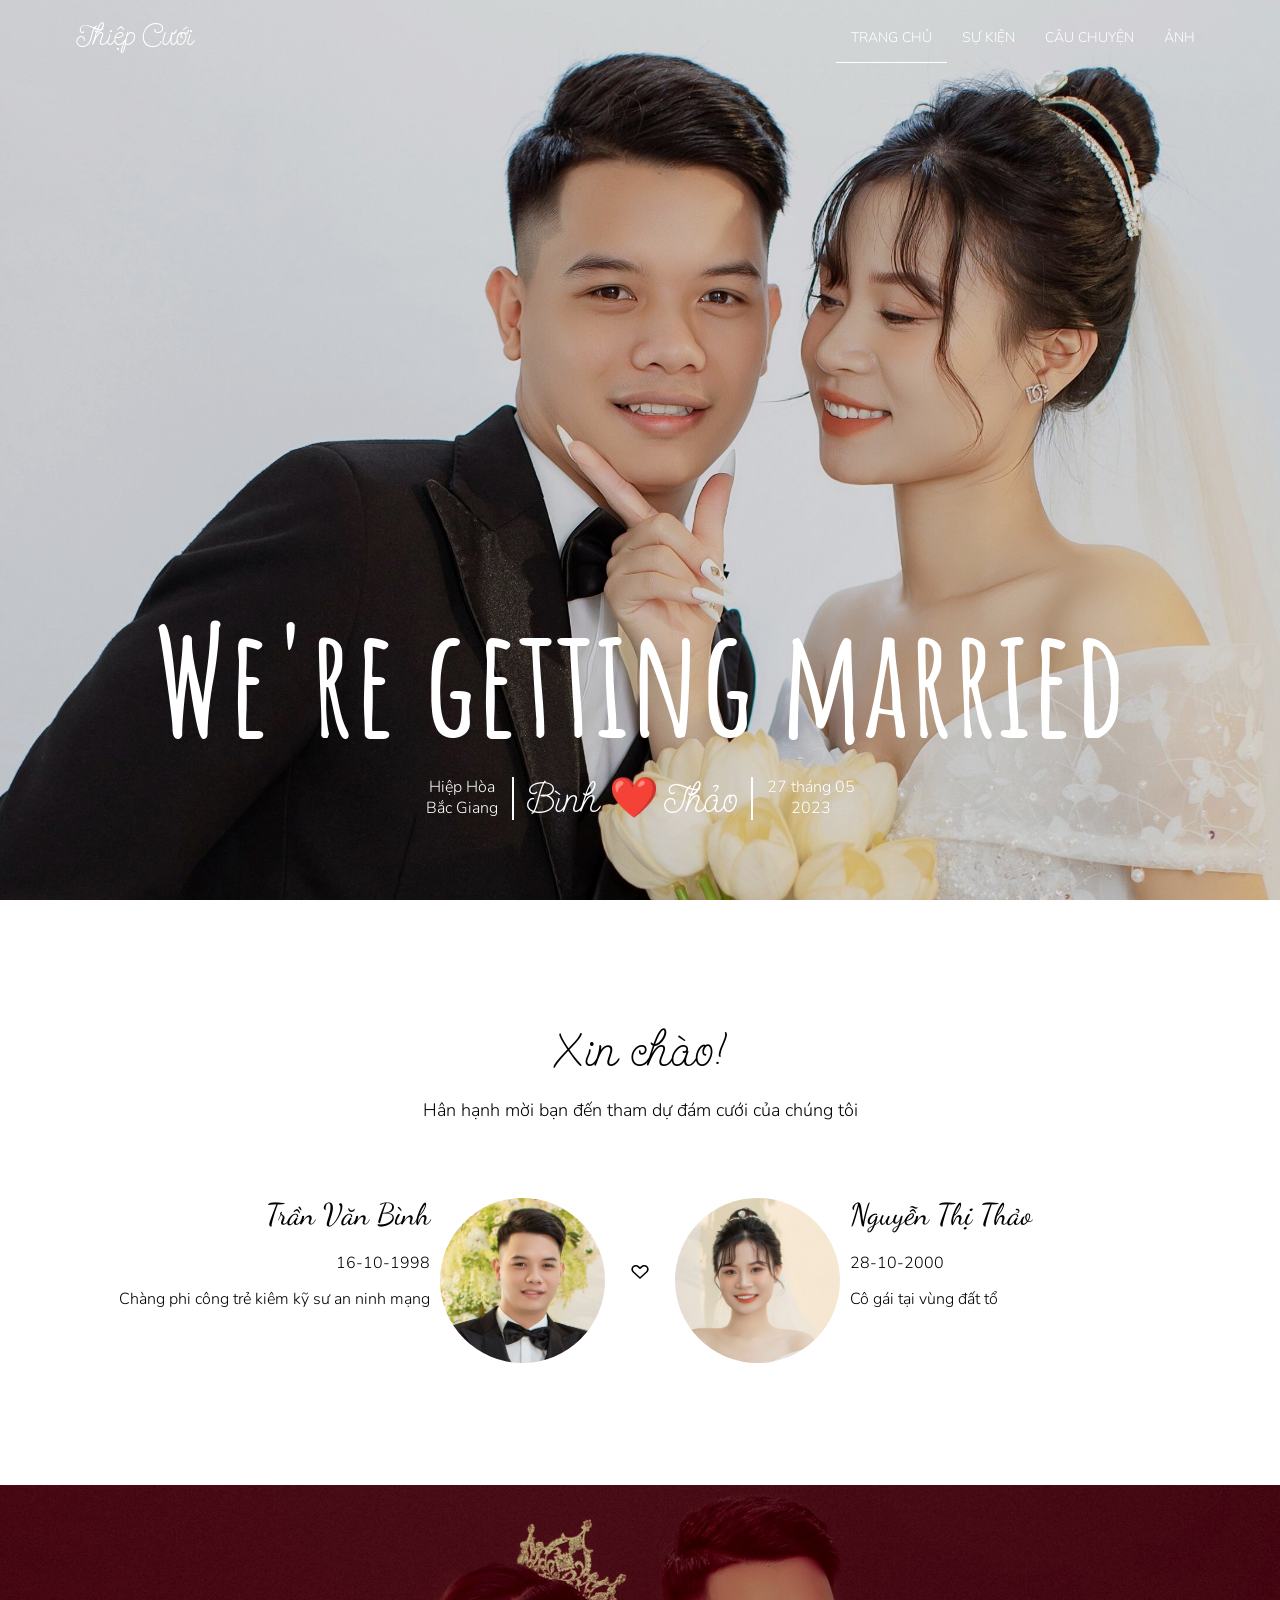
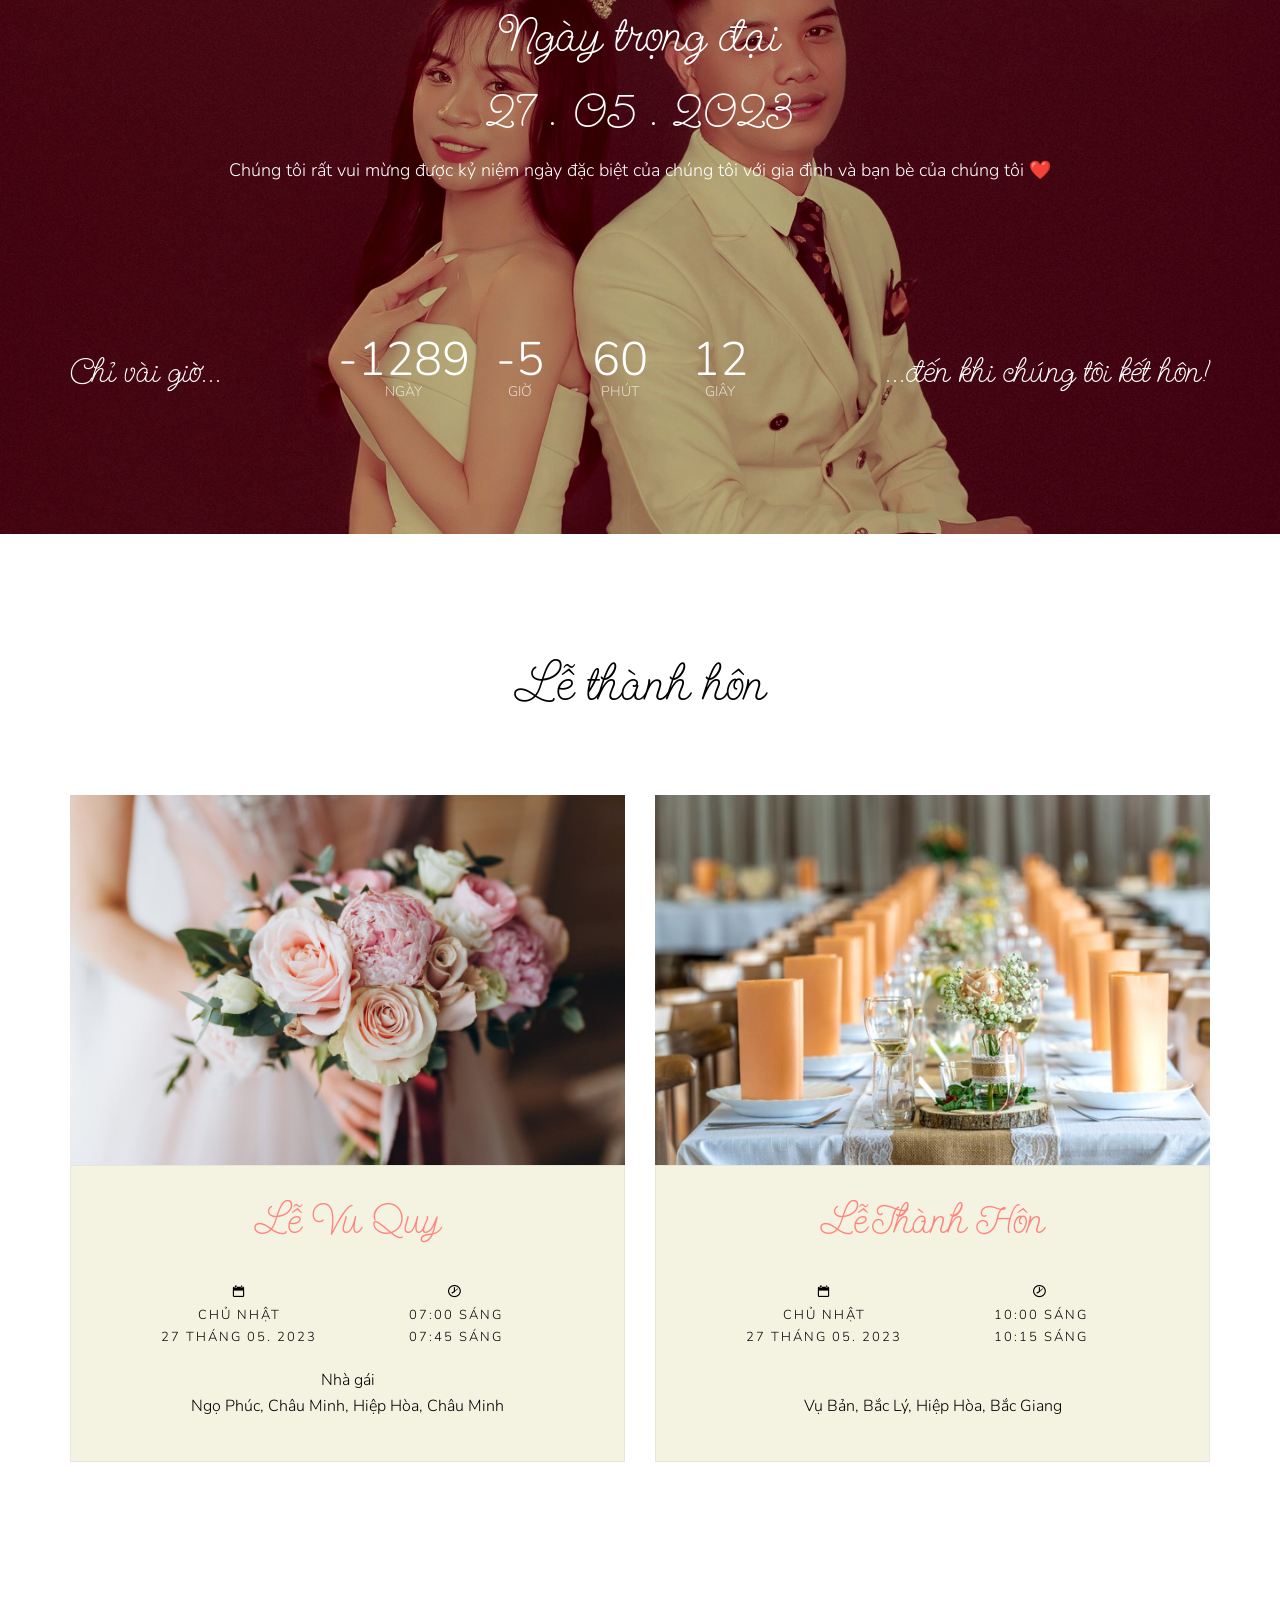
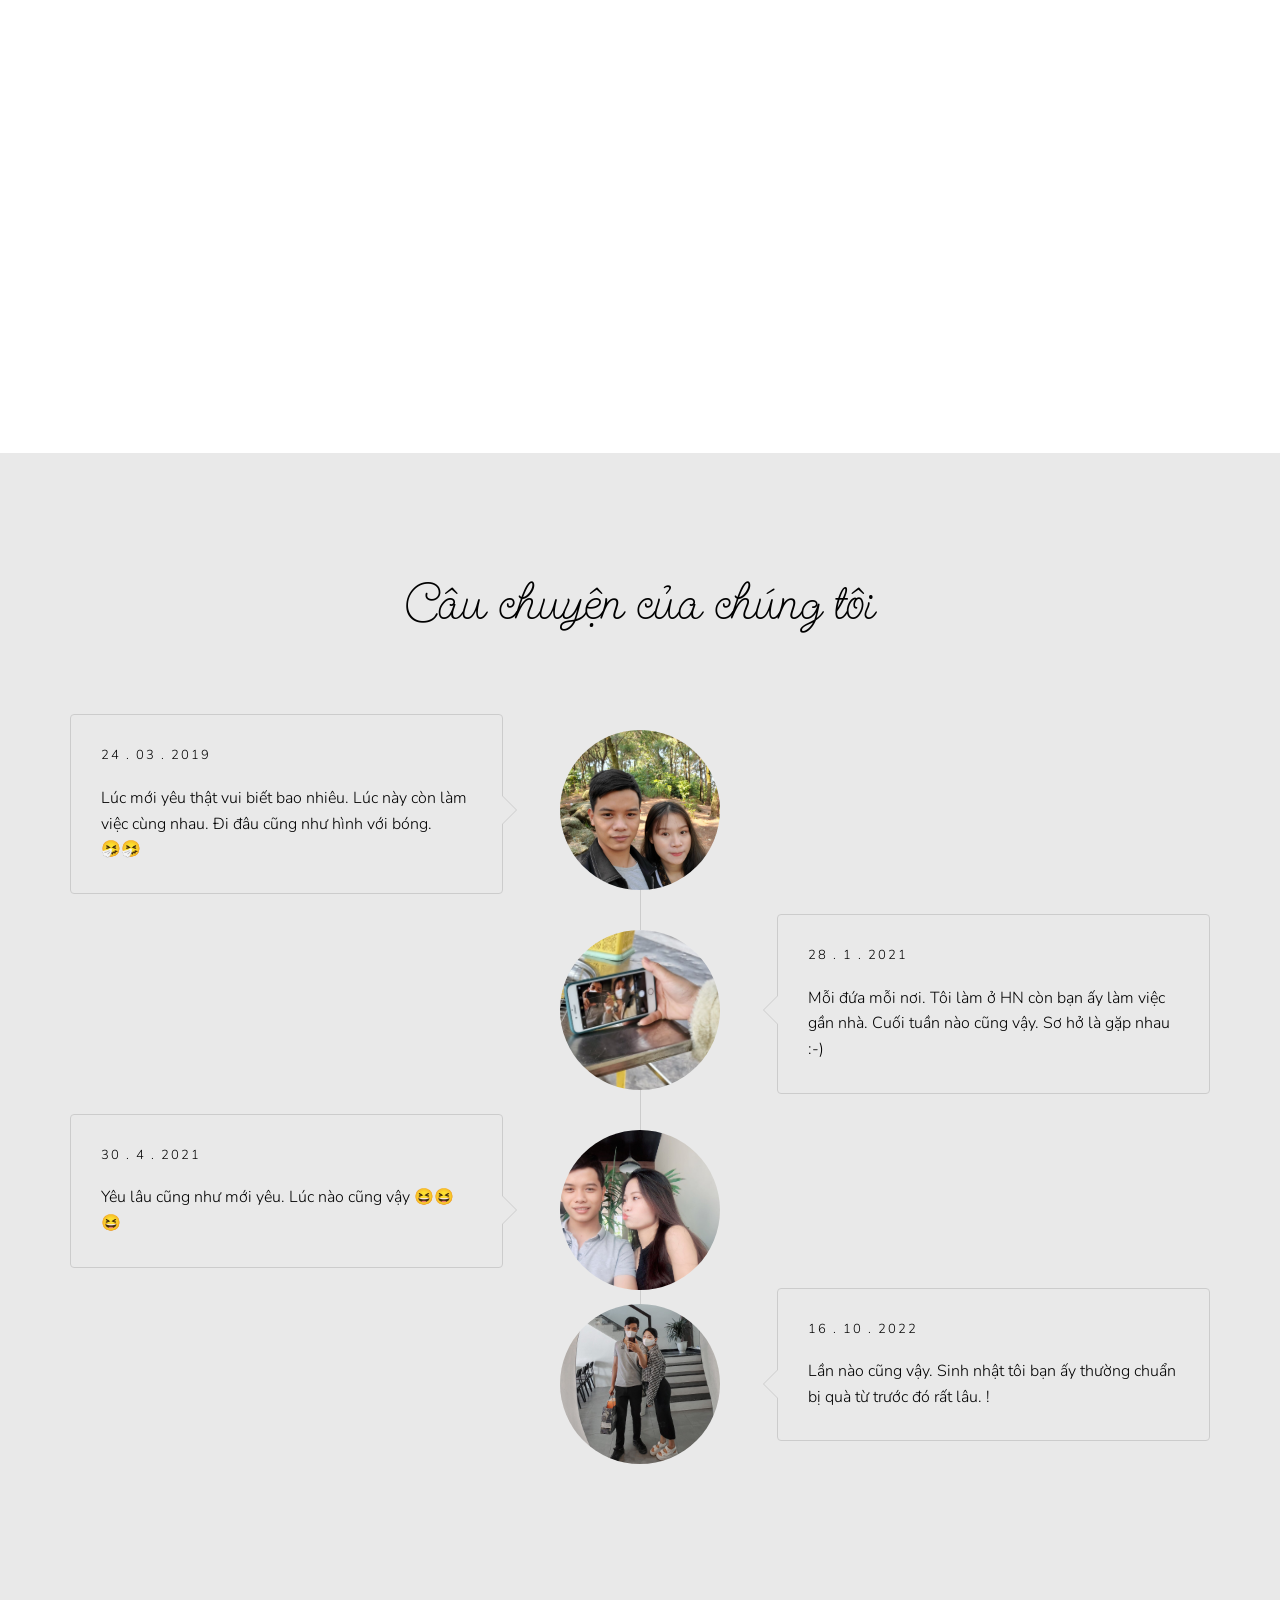
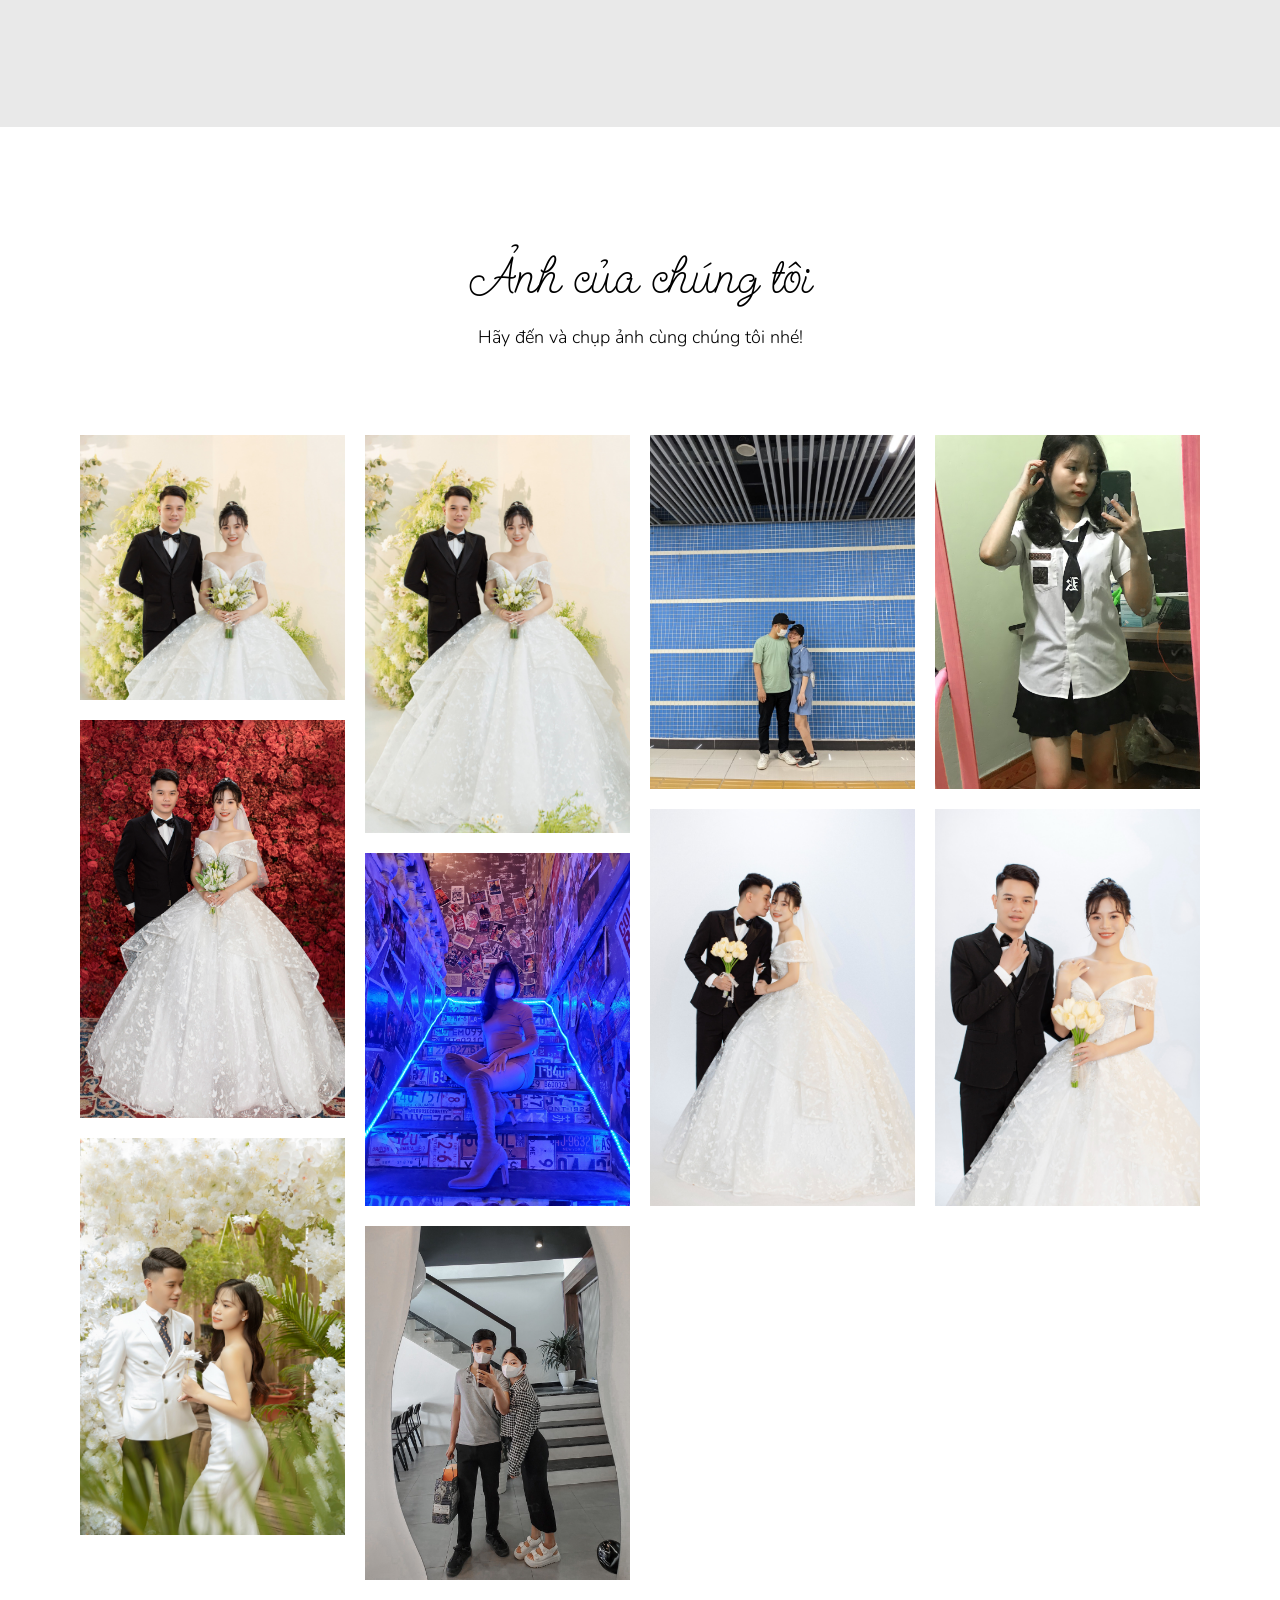
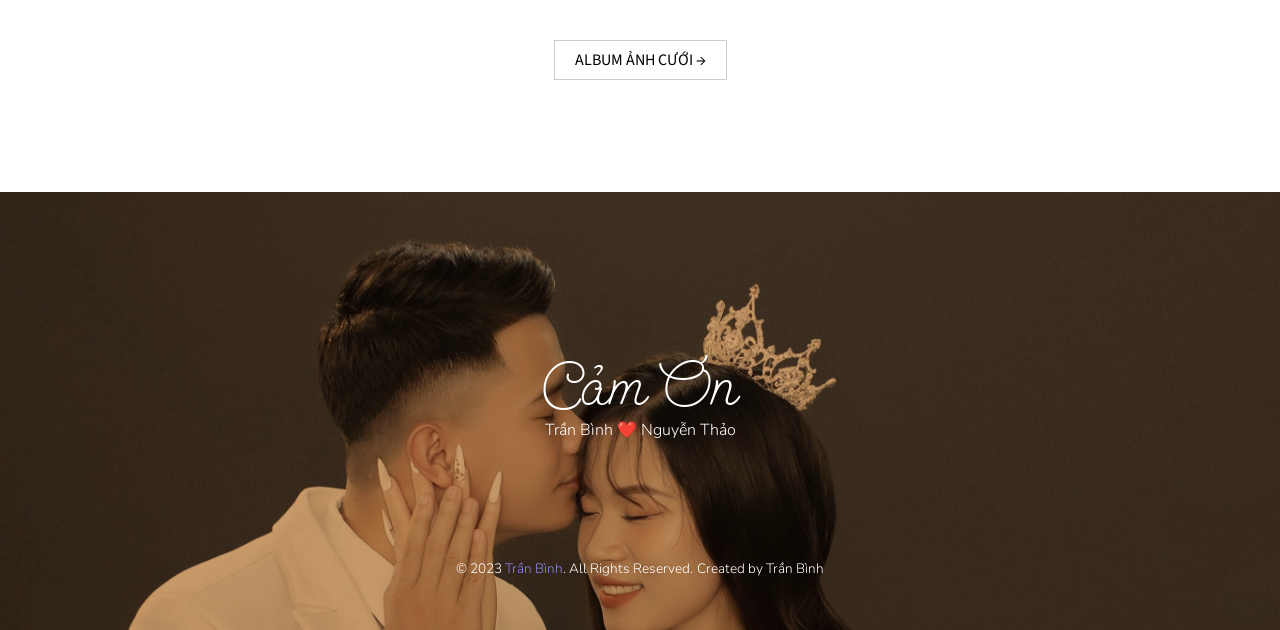
<file: index.html>
<!DOCTYPE html>
<!--[if lt IE 7]>      <html class="no-js lt-ie9 lt-ie8 lt-ie7"> <![endif]-->
<!--[if IE 7]>         <html class="no-js lt-ie9 lt-ie8"> <![endif]-->
<!--[if IE 8]>         <html class="no-js lt-ie9"> <![endif]-->
<!--[if gt IE 8]><!-->
<html class="no-js">
<!--<![endif]-->

<head>
    <meta charset="utf-8">
    <meta http-equiv="X-UA-Compatible" content="IE=edge">
    <title>Wedding Invitation - Tran Binh & Nguyen Thao</title>
    <link rel=icon type=image/png sizes=16x16 href="favicon.ico">
    <meta name="viewport" content="width=device-width, initial-scale=1">
    <meta name="description" content="Wedding Invitation - Tran Binh & Nguyen Thao" />
    <meta name="keywords" content="wedding" />
    <meta name="author" content="tranbinh" />
    <!-- Facebook and Twitter integration -->
    <meta property="og:title" content="Wedding Invitation - Tran Binh & Nguyen Thao" />
    <meta property="og:description" content="" />
    <meta property="og:url" content="" />
    <meta name="twitter:title" content="Wedding Invitation - Tran Binh & Nguyen Thao" />
    <meta name="twitter:url" content="" />

    <!-- <link href="https://fonts.googleapis.com/css2?family=Open+Sans:wght@300;400&display=swap" rel="stylesheet"> -->
    <link rel="preconnect" href="https://fonts.googleapis.com">
    <link rel="preconnect" href="https://fonts.gstatic.com" crossorigin>
    <link href="https://fonts.googleapis.com/css?family=Source+Sans+Pro:400,300,600,400italic,700" rel="stylesheet"
        type="text/css">
    <link
        href='https://fonts.googleapis.com/css?family=Pacifico%7CWork+Sans:400,300,600,400italic,700%7CAmatic+SC:400,700&amp;subset=latin-ext'
        rel='stylesheet' type='text/css'>
    <link href="https://fonts.googleapis.com/css2?family=Dancing+Script&display=swap" rel="stylesheet">
    <!-- <link href="https://fonts.googleapis.com/css2?family=Arima:wght@300&display=swap" rel="stylesheet"> -->
    <link href="https://fonts.googleapis.com/css2?family=Nunito:wght@300&display=swap" rel="stylesheet">
    <!-- Animate.css -->
    <link rel="stylesheet" href="css/vendor/animate.css">
    <!-- Icomoon Icon Fonts-->
    <link rel="stylesheet" href="css/vendor/icomoon.css">
    <link rel="stylesheet" type="text/css" href="fonts/font-awesome-4.7.0/css/font-awesome.min.css">
    <!-- Bootstrap  -->
    <link rel="stylesheet" href="css/vendor/bootstrap.min.css">
    <!-- Magnific Popup -->
    <link rel="stylesheet" href="css/vendor/magnific-popup.css">
    <!-- Owl Carousel  -->
    <link rel="stylesheet" href="css/vendor/owl.carousel.min.css">
    <link rel="stylesheet" href="css/vendor/owl.theme.default.min.css">
    <!-- Lightbox -->
    <link rel="stylesheet" href="css/vendor/lightbox.min.css">

    <!-- Theme style  -->
    <link rel="stylesheet" href="css/main.css">

</head>

<body data-spy="scroll" data-target=".navbar" data-offset="50">
    <div class="loader"></div>
    <div class="main">
        <!-- Navigation -->
        <nav class="navbar" data-spy="affix" data-options="scrolltop:false">
            <div class="container">
                <div class="row">
                    <div class="col-xs-12 col-sm-4">
                        <div id="logo"><a href="index.html">Thiệp Cưới</a></div>
                    </div>
                    <div class="col-xs-10 menu-2 col-sm-8">
                        <ul class="nav navbar-nav navbar-right">
                            <li class="active">
                                <a class="page-scroll" href="#header">Trang chủ</a>
                            </li>
                            <li>
                                <a class="page-scroll" href="#events">Sự kiện</a>
                            </li>
                            <li>
                                <a class="page-scroll" href="#couple-story">Câu chuyện</a>
                            </li>
                            <li>
                                <a class="page-scroll" href="#gallery">Ảnh</a>
                            </li>
                        </ul>
                    </div>
                </div>
            </div>
        </nav>
        <!-- Header -->
        <section id="header" class="cover" data-parallax="scroll" data-image-src="img/header-bg.jpg">
            <div class="overlay"></div>
            <div class="container">
                <div class="row">
                    <div class="col-md-12 text-center">
                        <div class="display-t">
                            <div class="display-tc animated">
                                <h1>We're getting married</h1>
                                <div class="banner-text">
                                    <span class="banner-text_city">Hiệp Hòa<br>Bắc Giang</span>
                                    <span class="banner-text_names">Bình ❤️ Thảo</span>
                                    <span class="banner-text_date">27 tháng 05 <br>2023</span>
                                </div>
                            </div>
                        </div>
                    </div>
                </div>
            </div>
        </section>
        <!-- Section About-us -->
        <section id="couple" class="section couple">
            <div class="container">
                <div class="row">
                    <div class="col-md-12 text-center heading">
                        <h2>Xin chào!</h2>
                        <p>Hân hạnh mời bạn đến tham dự đám cưới của chúng tôi</p>
                    </div>
                </div>
                <div class="row couple-wrap">
                    <div class="groom-wrap col-md-6 clearfix">
                        <div class="groom">
                            <img loading="lazy" src="img/groom.jpg" alt="groom" class="img-responsive">
                        </div>
                        <div class="desc-groom">
                            <h3 style="font-family: 'Dancing Script', cursive; font-size: 30px;">Trần Văn Bình</h3>
                            <p>16-10-1998</p>
                            <p>Chàng phi công trẻ kiêm kỹ sư an ninh mạng</p>
                        </div>
                    </div>
                    <p class="heart text-center"><i class="icon-heart-outlined"></i></p>
                    <div class="bride-wrap col-md-6">
                        <div class="bride">
                            <img loading="lazy" src="img/bride.jpg" alt="groom" class="img-responsive">
                        </div>
                        <div class="desc-bride">
                            <h3 style="font-family: 'Dancing Script', cursive; font-size: 30px;">Nguyễn Thị Thảo</h3>
                            <p>28-10-2000</p>
                            <p>Cô gái tại vùng đất tổ</p>
                        </div>
                    </div>
                </div>
            </div>
        </section>
        <!-- Section Countdown -->
        <section class="countdown bg section text-center">
            <div class="overlay"></div>
            <div class="container">
                <div class="row">
                    <div class="heading col-sm-12">
                        <h2>Ngày trọng đại<br> 27 . 05 . 2023
                        </h2>
                        <p>Chúng tôi rất vui mừng được kỷ niệm ngày đặc biệt của chúng tôi với gia đình và bạn bè của
                            chúng tôi ❤️</p>
                    </div>
                    <div class="col-sm-12">
                        <div id="timer" class="timer text-center">
                            <div class="timer-item timer-item_text">
                                Chỉ vài giờ...
                            </div>
                            <div class="timer-item_digits">
                                <div class="timer-item">
                                    <div>
                                        <span class="days digit"></span>
                                        <div class="smalltext">ngày</div>
                                    </div>
                                </div>
                                <div class="timer-item">
                                    <div>
                                        <span class="hours digit"></span>
                                        <div class="smalltext">giờ</div>
                                    </div>
                                </div>
                                <div class="timer-item">
                                    <div>
                                        <span class="minutes digit"></span>
                                        <div class="smalltext">phút</div>
                                    </div>
                                </div>
                                <div class="timer-item">
                                    <div>
                                        <span class="seconds digit"></span>
                                        <div class="smalltext">giây</div>
                                    </div>
                                </div>
                            </div>
                            <div class="timer-item timer-item_text">
                                ...đến khi chúng tôi kết hôn!
                            </div>
                        </div>
                    </div>
                </div>
            </div>
        </section>
        <!-- Section Events -->
        <section id="events" class="events-accordion section">
            <div class="container">
                <div class="row">
                    <div class="col-md-12 text-center heading">
                        <h2>Lễ thành hôn</h2>
                    </div>
                </div>
                <div class="row">
                    <div class="col-sm-6 text-center animate-box fadeInUp animated">
                        <div class="panel-group" id="">
                            <div class="panel panel-default">
                                <div id="" class="panel-collapse collapse in">
                                    <img loading="lazy" src="img/event1.jpg" alt="" style="width: 100% !important">
                                </div>
                                <div class="desc" localized="" style="background-color: rgb(244, 243, 226);">
                                    <h3 class="fontify" localized="">Lễ Vu Quy</h3>
                                    <div class="row" localized="">
                                        <div class="col-md-2 col-md-push-5" localized="">
                                            <div class="icon-tip" localized=""><span class="icon" localized=""><i
                                                        class="icon-heart-o" localized=""></i></span></div>
                                        </div>
                                        <div class="col-md-5 col-md-pull-1" localized="">
                                            <div class="date" localized=""><i class="icon-calendar"
                                                    localized=""></i><span localized="">Chủ nhật</span><span
                                                    localized="">27 tháng 05. 2023</span></div>
                                        </div>
                                        <div class="col-md-5 col-md-pull-1" localized="">
                                            <div class="date" localized=""><i class="icon-clock2" localized=""></i><span
                                                    localized="">07:00 sáng</span><span localized="">07:45 sáng</span>
                                            </div>
                                        </div>
                                    </div>
                                    <p localized="">Nhà gái<br localized="">Ngọ Phúc, Châu Minh, Hiệp Hòa,
                                        Châu Minh</p>
                                </div>
                            </div>
                        </div>
                    </div>
                    <div class="col-sm-6 text-center animate-box fadeInUp animated">
                        <div class="panel-group" id="">
                            <div class="panel panel-default">
                                <div id="collapse10" class="panel-collapse collapse in">
                                    <img loading="lazy" src="img/event2.jpg" alt="" style="width: 100% !important">
                                </div>
                                <div class="desc" localized="" style="background-color: rgb(244, 243, 226);">
                                    <h3 class="fontify" localized="">Lễ Thành Hôn</h3>
                                    <div class="row" localized="">
                                        <div class="col-md-2 col-md-push-5" localized="">
                                            <div class="icon-tip" localized=""><span class="icon" localized=""><i
                                                        class="icon-heart-o" localized=""></i></span></div>
                                        </div>
                                        <div class="col-md-5 col-md-pull-1" localized="">
                                            <div class="date" localized=""><i class="icon-calendar"
                                                    localized=""></i><span localized="">Chủ nhật</span><span
                                                    localized="">27 tháng 05. 2023</span></div>
                                        </div>
                                        <div class="col-md-5 col-md-pull-1" localized="">
                                            <div class="date" localized=""><i class="icon-clock2" localized=""></i><span
                                                    localized="">10:00 sáng</span><span localized="">10:15 sáng</span>
                                            </div>
                                        </div>
                                    </div>
                                    <p localized=""><br localized="">Vụ Bản, Bắc Lý, Hiệp Hòa, Bắc Giang</p>
                                </div>
                            </div>
                        </div>
                    </div>
                </div>
                <div class="row" localized="">
                    <div class="col-md-12" localized="">
                        <div id="map" class="qbootstrap-map" style="text-align: center;" localized=""><iframe
                                src="https://www.google.com/maps/embed?pb=!1m18!1m12!1m3!1d681.6702938341313!2d105.98341615042669!3d21.29855247968788!2m3!1f0!2f0!3f0!3m2!1i1024!2i768!4f13.1!3m3!1m2!1s0x3135101a6d9659a7%3A0xaa0c61facb32b20f!2zVuG7pSBC4bqjbiwgSGnhu4dwIEjDsmEsIELhuq9jIEdpYW5nLCBWaeG7h3QgTmFt!5e1!3m2!1svi!2s!4v1683999377490!5m2!1svi!2s"
                                width="100%" height="450" style="border:0;" allowfullscreen="" loading="lazy"
                                referrerpolicy="no-referrer-when-downgrade"></iframe></div>
                    </div>
                </div>
            </div>
        </section>
        <!-- Section Location -->
        <section>

        </section>
        <!-- Section Our-story -->
        <section id="couple-story" class="section couple-story section-gray">
            <div class="container">
                <div class="row">
                    <div class="col-md-12 text-center heading">
                        <h2>Câu chuyện của chúng tôi</h2>
                    </div>
                </div>
                <div class="row">
                    <div class="col-md-12 col-md-offset-0">
                        <ul class="timeline animate-box">
                            <li class="timeline-item animate-box">
                                <div class="timeline-badge">
                                    <img loading="lazy" src="img/story-1.jpg" alt="">
                                </div>
                                <div class="timeline-panel">
                                    <div class="timeline-heading">
                                        <!-- <h3 class="timeline-title">First We Meet</h3> -->
                                        <span class="date">24 . 03 . 2019</span>
                                    </div>
                                    <div class="timeline-body">
                                        <p>Lúc mới yêu thật vui biết bao nhiêu. Lúc này còn làm việc cùng nhau. Đi đâu cũng như hình với bóng.<br>
                                            🤧🤧
                                        </p>
                                    </div>
                                </div>
                            </li>
                            <li class="timeline-item animate-box">
                                <div class="timeline-badge">
                                    <img loading="lazy" src="img/story-4.jpg" alt="">
                                </div>
                                <div class="timeline-panel">
                                    <div class="timeline-heading">
                                        <span class="date">28 . 1 . 2021</span>
                                    </div>
                                    <div class="timeline-body">
                                        <p>Mỗi đứa mỗi nơi. Tôi làm ở HN còn bạn ấy làm việc gần nhà. Cuối tuần nào cũng vậy. Sơ hở là gặp nhau :-)
                                        </p>
                                    </div>
                                </div>
                            </li>
                            <li class="timeline-item animate-box">
                                <div class="timeline-badge">
                                    <img loading="lazy" src="img/story-3.jpg" alt="">
                                </div>
                                <div class="timeline-panel">
                                    <div class="timeline-heading">
                                        <span class="date">30 . 4 . 2021</span>
                                    </div>
                                    <div class="timeline-body">
                                        <p>Yêu lâu cũng như mới yêu. Lúc nào cũng vậy 😆😆😆</p>
                                    </div>
                                </div>
                            </li>
                            <li class="timeline-item animate-box">
                                <div class="timeline-badge">
                                    <img loading="lazy" src="img/story-2.jpg" alt="">
                                </div>
                                <div class="timeline-panel">
                                    <div class="timeline-heading">
                                        <span class="date">16 . 10 . 2022</span>
                                    </div>
                                    <div class="timeline-body">
                                        <p>Lần nào cũng vậy. Sinh nhật tôi bạn ấy thường chuẩn bị quà từ trước đó rất lâu. !
                                        </p>
                                    </div>
                                </div>
                            </li>
                            <li class="timeline-item animate-box">
                                <div class="timeline-badge">
                                    <img loading="lazy" src="img/story-5.jpg" alt="">
                                </div>
                                <div class="timeline-panel">
                                    <div class="timeline-heading">
                                        <span class="date">27 . 05 . 2023</span>
                                    </div>
                                    <div class="timeline-body">
                                        <p>Và giờ đến lượt chúng mình<br>Coming soon ❤️❤️</p>
                                    </div>
                                </div>
                            </li>
                        </ul>
                    </div>
                </div>
            </div>
        </section>
        <!-- Section Gallery -->
        <section id="gallery" class="section gallery">
            <div class="container">
                <div class="row">
                    <div class="col-md-12 text-center heading">
                        <h2>Ảnh của chúng tôi</h2>
                        <p>Hãy đến và chụp ảnh cùng chúng tôi nhé!</p>
                    </div>
                </div>
                <div class="row">
                    <div class="col-sm-12">
                        <div class="grid grid--margin" id="album">
                            <div class="grid-sizer"></div>
                        </div>
                        <div class="text-center">
                            <a href="album.html" class="btn btn-default">Album ảnh cưới →</a>
                        </div>
                    </div>
                </div>
            </div>
        </section>
        <!-- Section banner-bottom -->
        <section class="bg section banner banner_bottom">
            <div class="overlay"></div>
            <div class="container">
                <div class="row">
                    <div class="col-md-12 text-center">
                        <h2>Cảm Ơn</h2>
                        <p>Trần Bình ❤️ Nguyễn Thảo</p>
                    </div>
                </div>
                <div class="row copyright">
                    <div class="col-md-12 text-center">
                        <p>
                            <small class="block">&copy; 2023 <a style="color: rgb(138, 138, 238);"
                                    href="https://www.facebook.com/tvb98">Trần Bình</a>. All Rights Reserved.</small>
                            <small class="block">Created by Trần Bình</a></small>
                        </p>
                    </div>
                </div>
            </div>
        </section>
    </div>
</body>
</html>
    <!-- Load album -->
    <script>
        for (let i = 2; i < 12; i++) {
            html = `<div class="grid-item grid-item--width">
                <a href="img/gallery-${i}.jpg" data-lightbox="roadtrip" style="width:100%; display:block;">
                    <img loading="lazy" src="img/gallery-${i}.jpg" alt="gallery" style="width:100%">
                </a>
            </div>`;
            document.getElementById("album").innerHTML += html;
        }
    </script>

    <!-- Modernizr JS -->
    <script src="js/vendor/modernizr-2.6.2.min.js"></script>
    <!-- jQuery -->
    <script src="js/vendor/jquery.min.js"></script>
    <!-- jQuery Easing -->
    <script src="js/vendor/jquery.easing.1.3.js"></script>
    <!-- Bootstrap -->
    <script src="js/vendor/bootstrap.min.js"></script>
    <!-- Waypoints -->
    <script src="js/vendor/jquery.waypoints.min.js"></script>
    <!-- Carousel -->
    <script src="js/vendor/owl.carousel.min.js"></script>
    <!-- countTo -->
    <script src="js/vendor/jquery.countTo.js"></script>
    <!-- Parallax -->
    <script src="js/vendor/parallax.min.js"></script>
    <!-- Magnific Popup -->
    <script src="js/vendor/jquery.magnific-popup.min.js"></script>
    <script src="js/vendor/magnific-popup-options.js"></script>
    <script src="js/vendor/lightbox.min.js"></script>
    <script src="js/vendor/isotope.pkgd.min.js"></script>
    <script src="js/vendor/imagesloaded.pkgd.min.js"></script>
    <!-- Main -->
    <script src="js/main.js"></script>
</body>

</html>
</file>
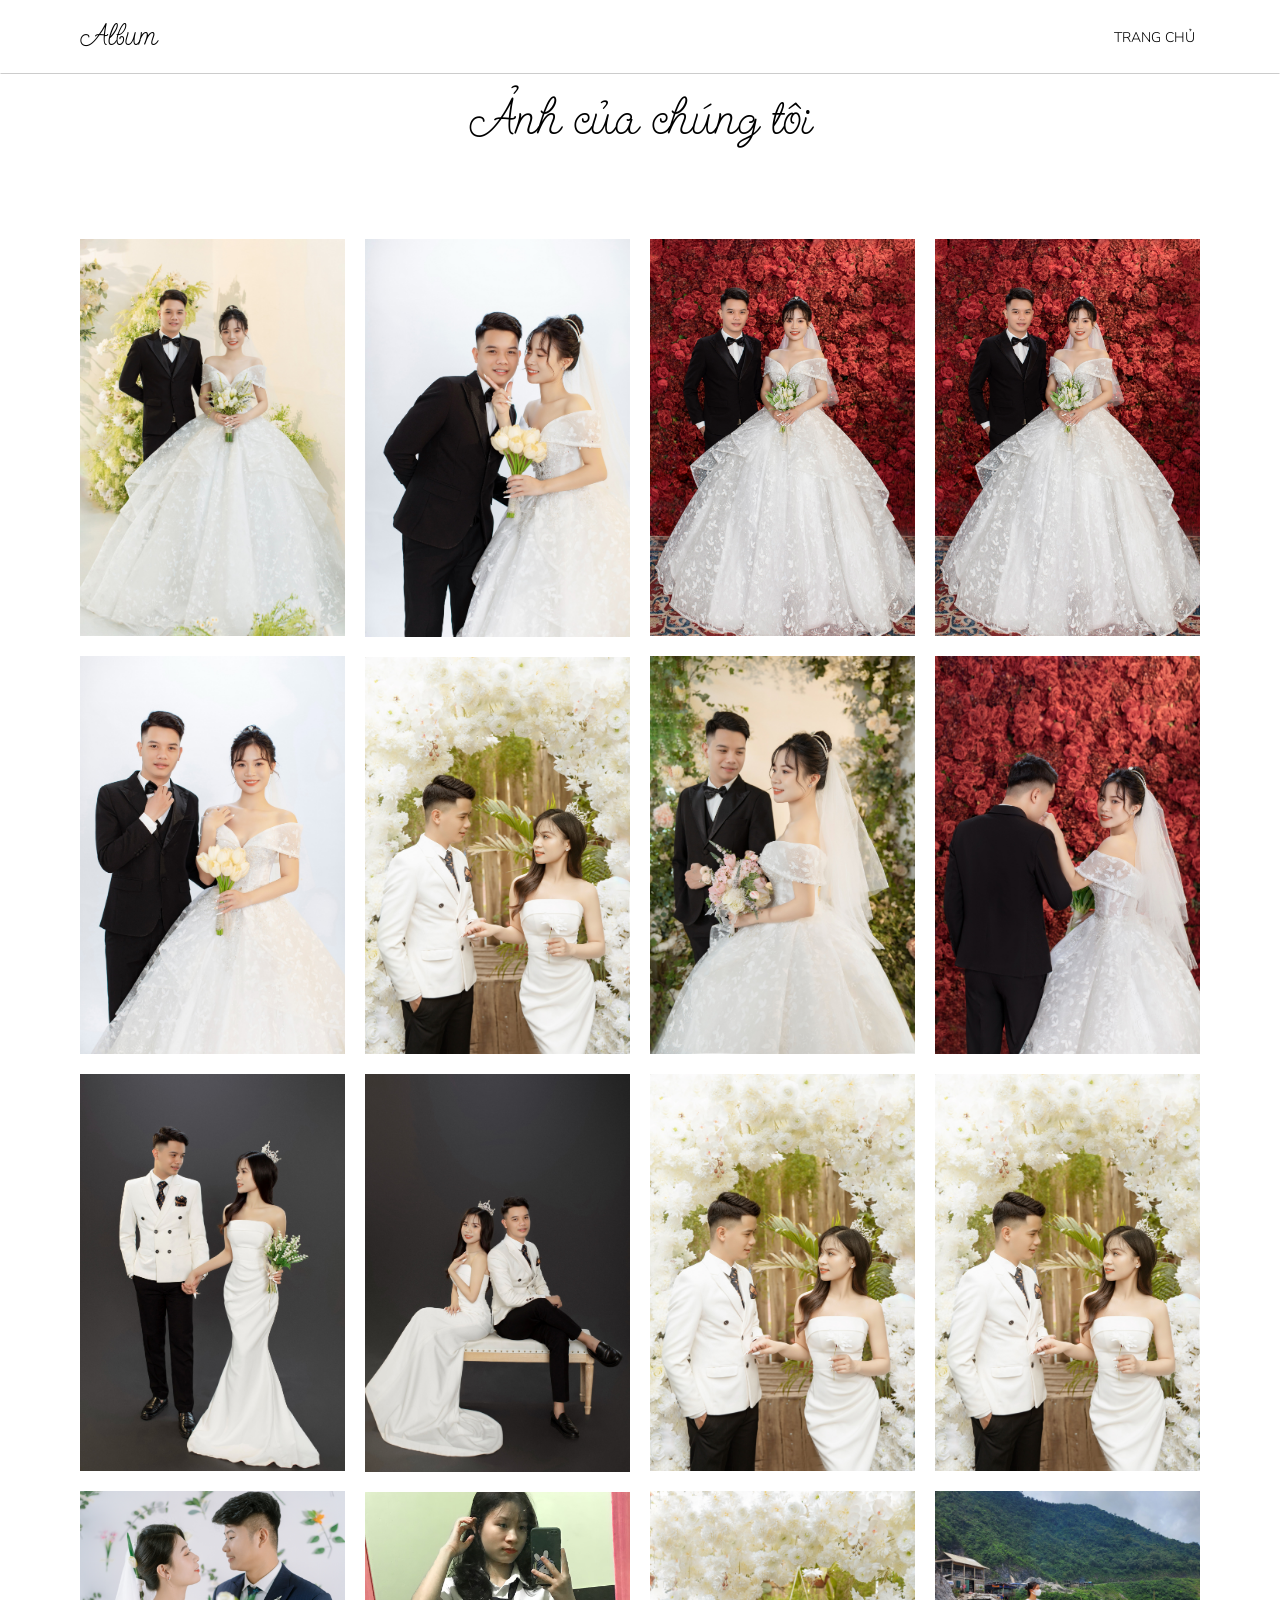
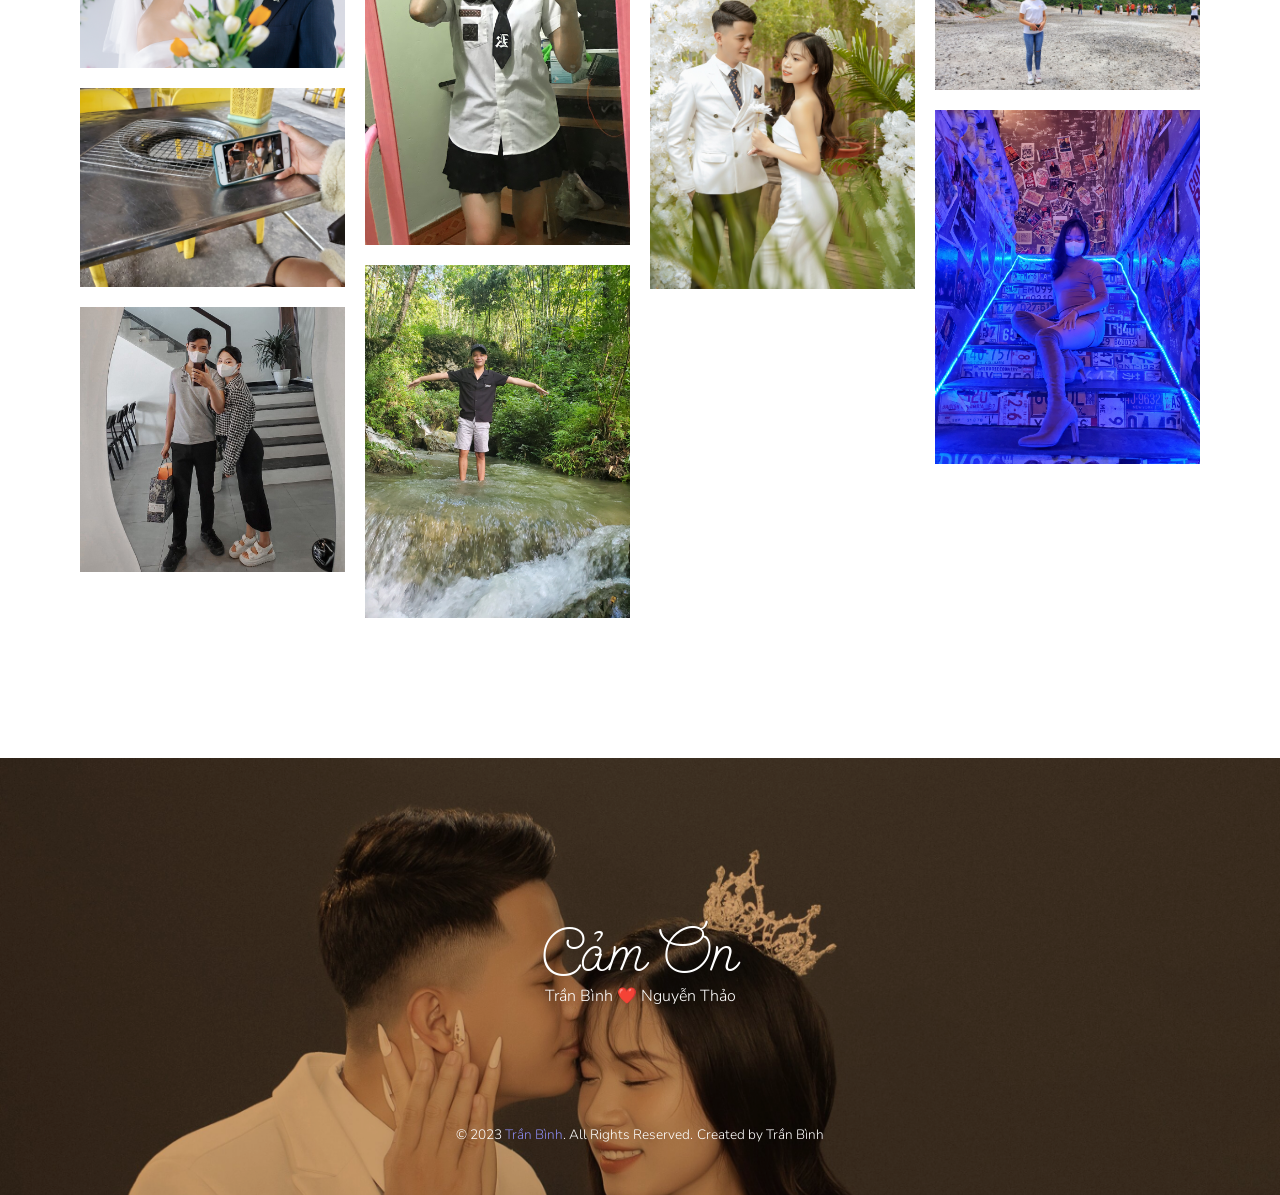
<file: album.html>
<!DOCTYPE html>
<!--[if lt IE 7]>      <html class="no-js lt-ie9 lt-ie8 lt-ie7"> <![endif]-->
<!--[if IE 7]>         <html class="no-js lt-ie9 lt-ie8"> <![endif]-->
<!--[if IE 8]>         <html class="no-js lt-ie9"> <![endif]-->
<!--[if gt IE 8]><!-->
<html class="no-js">
<!--<![endif]-->

<head>
    <meta charset="utf-8">
    <meta http-equiv="X-UA-Compatible" content="IE=edge">
    <title>Wedding Invitation - Tran Binh & Nguyen Thao</title>
    <link rel=icon type=image/png sizes=16x16 href="favicon.ico">
    <meta name="viewport" content="width=device-width, initial-scale=1">
    <meta name="description" content="Wedding Invitation - Tran Binh & Nguyen Thao" />
    <meta name="keywords" content="wedding" />
    <meta name="author" content="tranbinh" />
    <!-- Facebook and Twitter integration -->
    <meta property="og:title" content="Wedding Invitation - Tran Binh & Nguyen Thao" />
    <meta property="og:description" content="" />
    <meta property="og:url" content="" />
    <meta name="twitter:title" content="Wedding Invitation - Tran Binh & Nguyen Thao" />
    <meta name="twitter:url" content="" />

    <!-- <link href="https://fonts.googleapis.com/css2?family=Open+Sans:wght@300;400&display=swap" rel="stylesheet"> -->
    <link rel="preconnect" href="https://fonts.googleapis.com">
    <link rel="preconnect" href="https://fonts.gstatic.com" crossorigin>
    <link href="https://fonts.googleapis.com/css?family=Source+Sans+Pro:400,300,600,400italic,700" rel="stylesheet"
        type="text/css">
    <link
        href='https://fonts.googleapis.com/css?family=Pacifico%7CWork+Sans:400,300,600,400italic,700%7CAmatic+SC:400,700&amp;subset=latin-ext'
        rel='stylesheet' type='text/css'>
    <link href="https://fonts.googleapis.com/css2?family=Dancing+Script&display=swap" rel="stylesheet">
    <!-- <link href="https://fonts.googleapis.com/css2?family=Arima:wght@300&display=swap" rel="stylesheet"> -->
    <link href="https://fonts.googleapis.com/css2?family=Nunito:wght@300&display=swap" rel="stylesheet">
    <!-- Animate.css -->
    <link rel="stylesheet" href="css/vendor/animate.css">
    <!-- Icomoon Icon Fonts-->
    <link rel="stylesheet" href="css/vendor/icomoon.css">
    <link rel="stylesheet" type="text/css" href="fonts/font-awesome-4.7.0/css/font-awesome.min.css">
    <!-- Bootstrap  -->
    <link rel="stylesheet" href="css/vendor/bootstrap.min.css">
    <!-- Magnific Popup -->
    <link rel="stylesheet" href="css/vendor/magnific-popup.css">
    <!-- Owl Carousel  -->
    <link rel="stylesheet" href="css/vendor/owl.carousel.min.css">
    <link rel="stylesheet" href="css/vendor/owl.theme.default.min.css">
    <!-- Lightbox -->
    <link rel="stylesheet" href="css/vendor/lightbox.min.css">

    <!-- Theme style  -->
    <link rel="stylesheet" href="css/main.css">

</head>

<body data-spy="scroll" data-target=".navbar" data-offset="50">
    <div class="loader"></div>
    <div class="main">
        <!-- Navigation -->
        <nav class="navbar" data-spy="affix" data-options="scrolltop:false">
            <div class="container">
                <div class="row">
                    <div class="col-xs-12 col-sm-4">
                        <div id="logo"><a href="#">Album</a></div>
                    </div>
                    <div class="col-xs-10 menu-2 col-sm-8">
                        <ul class="nav navbar-nav navbar-right">
                            <li>
                                <a class="page-scroll" href="index.html">Trang chủ</a>
                            </li>
                        </ul>
                    </div>
                </div>
            </div>
        </nav>
        <section id="gallery" class="section gallery" style="padding: 5em 0;">
            <div class="container">
                <div class="row">
                    <div class="col-md-12 text-center heading">
                        <h2>Ảnh của chúng tôi</h2>
                    </div>
                </div>
                <div class="row">
                    <div class="col-sm-12">
                        <div class="grid grid--margin" id="album-1">
                            <div class="grid-sizer"></div>
                        </div>
                    </div>
                </div>
            </div>
        </section>
        <!-- Section banner-bottom -->
        <section class="bg section banner banner_bottom">
            <div class="overlay"></div>
            <div class="container">
                <div class="row">
                    <div class="col-md-12 text-center">
                        <h2>Cảm Ơn</h2>
                        <p>Trần Bình ❤️ Nguyễn Thảo</p>
                    </div>
                </div>
                <div class="row copyright">
                    <div class="col-md-12 text-center">
                        <p>
                            <small class="block">&copy; 2023 <a style="color: rgb(138, 138, 238);"
                                    href="https://www.facebook.com/tvb98">Trần Bình</a>. All Rights Reserved.</small>
                            <small class="block">Created by Trần Bình</a></small>
                        </p>
                    </div>
                </div>
            </div>
        </section>
    </div>
    <!-- Load album -->
    <script>
        for (let i = 1;i < 21; i++){
            html = `<div class="grid-item grid-item--width">
                <a href="img/Stu/DD-${i}.jpg" data-lightbox="roadtrip style="width:100%; display:block;">
                    <img loading="lazy" src="img/Stu/DD-${i}.jpg" alt="gallery" style="width:100%">
                </a>
            </div>`;
            document.getElementById("album-1").innerHTML += html;
        }
    </script>
    <!-- Modernizr JS -->
    <script src="js/vendor/modernizr-2.6.2.min.js"></script>
    <!-- jQuery -->
    <script src="js/vendor/jquery.min.js"></script>
    <!-- jQuery Easing -->
    <script src="js/vendor/jquery.easing.1.3.js"></script>
    <!-- Bootstrap -->
    <script src="js/vendor/bootstrap.min.js"></script>
    <!-- Waypoints -->
    <script src="js/vendor/jquery.waypoints.min.js"></script>
    <!-- Carousel -->
    <script src="js/vendor/owl.carousel.min.js"></script>
    <!-- countTo -->
    <script src="js/vendor/jquery.countTo.js"></script>
    <!-- Parallax -->
    <script src="js/vendor/parallax.min.js"></script>
    <!-- Magnific Popup -->
    <script src="js/vendor/jquery.magnific-popup.min.js"></script>
    <script src="js/vendor/magnific-popup-options.js"></script>
    <script src="js/vendor/lightbox.min.js"></script>
    <script src="js/vendor/isotope.pkgd.min.js"></script>
    <script src="js/vendor/imagesloaded.pkgd.min.js"></script>
    <!-- Main -->
    <script src="js/main.js"></script>
</body>

</html>
</file>
<file: css/vendor/icomoon.css>
@font-face {
    font-family: 'icomoon';
    src: url('../fonts/icomoon/icomoon.eot?6iuir');
    src: url('../fonts/icomoon/icomoon.eot?6iuir#iefix') format('embedded-opentype');
    font-weight: normal;
    font-style: normal;
}

[class^="icon-"],
[class*=" icon-"] {
    /* use !important to prevent issues with browser extensions that change fonts */
    font-family: 'icomoon' !important;
    speak: none;
    font-style: normal;
    font-weight: normal;
    font-variant: normal;
    text-transform: none;
    line-height: 1;
    /* Better Font Rendering =========== */
    -webkit-font-smoothing: antialiased;
    -moz-osx-font-smoothing: grayscale;
}

.icon-eye:before {
    content: "\e000";
}

.icon-paper-clip:before {
    content: "\e001";
}

.icon-mail:before {
    content: "\e002";
}

.icon-toggle:before {
    content: "\e003";
}

.icon-layout:before {
    content: "\e004";
}

.icon-link:before {
    content: "\e005";
}

.icon-bell:before {
    content: "\e006";
}

.icon-lock:before {
    content: "\e007";
}

.icon-unlock:before {
    content: "\e008";
}

.icon-ribbon:before {
    content: "\e009";
}

.icon-image:before {
    content: "\e010";
}

.icon-signal:before {
    content: "\e011";
}

.icon-target:before {
    content: "\e012";
}

.icon-clipboard:before {
    content: "\e013";
}

.icon-clock:before {
    content: "\e014";
}

.icon-watch:before {
    content: "\e015";
}

.icon-air-play:before {
    content: "\e016";
}

.icon-camera:before {
    content: "\e017";
}

.icon-video:before {
    content: "\e018";
}

.icon-disc:before {
    content: "\e019";
}

.icon-printer:before {
    content: "\e020";
}

.icon-monitor:before {
    content: "\e021";
}

.icon-server:before {
    content: "\e022";
}

.icon-cog:before {
    content: "\e023";
}

.icon-heart:before {
    content: "\e024";
}

.icon-paragraph:before {
    content: "\e025";
}

.icon-align-justify:before {
    content: "\e026";
}

.icon-align-left:before {
    content: "\e027";
}

.icon-align-center:before {
    content: "\e028";
}

.icon-align-right:before {
    content: "\e029";
}

.icon-book:before {
    content: "\e030";
}

.icon-layers:before {
    content: "\e031";
}

.icon-stack:before {
    content: "\e032";
}

.icon-stack-2:before {
    content: "\e033";
}

.icon-paper:before {
    content: "\e034";
}

.icon-paper-stack:before {
    content: "\e035";
}

.icon-search:before {
    content: "\e036";
}

.icon-zoom-in:before {
    content: "\e037";
}

.icon-zoom-out:before {
    content: "\e038";
}

.icon-reply:before {
    content: "\e039";
}

.icon-circle-plus:before {
    content: "\e040";
}

.icon-circle-minus:before {
    content: "\e041";
}

.icon-circle-check:before {
    content: "\e042";
}

.icon-circle-cross:before {
    content: "\e043";
}

.icon-square-plus:before {
    content: "\e044";
}

.icon-square-minus:before {
    content: "\e045";
}

.icon-square-check:before {
    content: "\e046";
}

.icon-square-cross:before {
    content: "\e047";
}

.icon-microphone:before {
    content: "\e048";
}

.icon-record:before {
    content: "\e049";
}

.icon-skip-back:before {
    content: "\e050";
}

.icon-rewind:before {
    content: "\e051";
}

.icon-play:before {
    content: "\e052";
}

.icon-pause:before {
    content: "\e053";
}

.icon-stop:before {
    content: "\e054";
}

.icon-fast-forward:before {
    content: "\e055";
}

.icon-skip-forward:before {
    content: "\e056";
}

.icon-shuffle:before {
    content: "\e057";
}

.icon-repeat:before {
    content: "\e058";
}

.icon-folder:before {
    content: "\e059";
}

.icon-umbrella:before {
    content: "\e060";
}

.icon-moon:before {
    content: "\e061";
}

.icon-thermometer:before {
    content: "\e062";
}

.icon-drop:before {
    content: "\e063";
}

.icon-sun:before {
    content: "\e064";
}

.icon-cloud:before {
    content: "\e065";
}

.icon-cloud-upload:before {
    content: "\e066";
}

.icon-cloud-download:before {
    content: "\e067";
}

.icon-upload:before {
    content: "\e068";
}

.icon-download:before {
    content: "\e069";
}

.icon-location:before {
    content: "\e070";
}

.icon-location-2:before {
    content: "\e071";
}

.icon-map:before {
    content: "\e072";
}

.icon-battery:before {
    content: "\e073";
}

.icon-head:before {
    content: "\e074";
}

.icon-briefcase:before {
    content: "\e075";
}

.icon-speech-bubble:before {
    content: "\e076";
}

.icon-anchor:before {
    content: "\e077";
}

.icon-globe:before {
    content: "\e078";
}

.icon-box:before {
    content: "\e079";
}

.icon-reload:before {
    content: "\e080";
}

.icon-share:before {
    content: "\e081";
}

.icon-marquee:before {
    content: "\e082";
}

.icon-marquee-plus:before {
    content: "\e083";
}

.icon-marquee-minus:before {
    content: "\e084";
}

.icon-tag:before {
    content: "\e085";
}

.icon-power:before {
    content: "\e086";
}

.icon-command:before {
    content: "\e087";
}

.icon-alt:before {
    content: "\e088";
}

.icon-esc:before {
    content: "\e089";
}

.icon-bar-graph:before {
    content: "\e090";
}

.icon-bar-graph-2:before {
    content: "\e091";
}

.icon-pie-graph:before {
    content: "\e092";
}

.icon-star:before {
    content: "\e093";
}

.icon-arrow-left:before {
    content: "\e094";
}

.icon-arrow-right:before {
    content: "\e095";
}

.icon-arrow-up:before {
    content: "\e096";
}

.icon-arrow-down:before {
    content: "\e097";
}

.icon-volume:before {
    content: "\e098";
}

.icon-mute:before {
    content: "\e099";
}

.icon-content-right:before {
    content: "\e100";
}

.icon-content-left:before {
    content: "\e101";
}

.icon-grid:before {
    content: "\e102";
}

.icon-grid-2:before {
    content: "\e103";
}

.icon-columns:before {
    content: "\e104";
}

.icon-loader:before {
    content: "\e105";
}

.icon-bag:before {
    content: "\e106";
}

.icon-ban:before {
    content: "\e107";
}

.icon-flag:before {
    content: "\e108";
}

.icon-trash:before {
    content: "\e109";
}

.icon-expand:before {
    content: "\e110";
}

.icon-contract:before {
    content: "\e111";
}

.icon-maximize:before {
    content: "\e112";
}

.icon-minimize:before {
    content: "\e113";
}

.icon-plus:before {
    content: "\e114";
}

.icon-minus:before {
    content: "\e115";
}

.icon-check:before {
    content: "\e116";
}

.icon-cross:before {
    content: "\e117";
}

.icon-move:before {
    content: "\e118";
}

.icon-delete:before {
    content: "\e119";
}

.icon-menu:before {
    content: "\e120";
}

.icon-archive:before {
    content: "\e121";
}

.icon-inbox:before {
    content: "\e122";
}

.icon-outbox:before {
    content: "\e123";
}

.icon-file:before {
    content: "\e124";
}

.icon-file-add:before {
    content: "\e125";
}

.icon-file-subtract:before {
    content: "\e126";
}

.icon-help:before {
    content: "\e127";
}

.icon-open:before {
    content: "\e128";
}

.icon-ellipsis:before {
    content: "\e129";
}

.icon-add-to-list:before {
    content: "\e900";
}

.icon-classic-computer:before {
    content: "\e901";
}

.icon-controller-fast-backward:before {
    content: "\e902";
}

.icon-creative-commons-attribution:before {
    content: "\e903";
}

.icon-creative-commons-noderivs:before {
    content: "\e904";
}

.icon-creative-commons-noncommercial-eu:before {
    content: "\e905";
}

.icon-creative-commons-noncommercial-us:before {
    content: "\e906";
}

.icon-creative-commons-public-domain:before {
    content: "\e907";
}

.icon-creative-commons-remix:before {
    content: "\e908";
}

.icon-creative-commons-share:before {
    content: "\e909";
}

.icon-creative-commons-sharealike:before {
    content: "\e90a";
}

.icon-creative-commons:before {
    content: "\e90b";
}

.icon-document-landscape:before {
    content: "\e90c";
}

.icon-remove-user:before {
    content: "\e90d";
}

.icon-warning:before {
    content: "\e90e";
}

.icon-arrow-bold-down:before {
    content: "\e90f";
}

.icon-arrow-bold-left:before {
    content: "\e910";
}

.icon-arrow-bold-right:before {
    content: "\e911";
}

.icon-arrow-bold-up:before {
    content: "\e912";
}

.icon-arrow-down2:before {
    content: "\e913";
}

.icon-arrow-left2:before {
    content: "\e914";
}

.icon-arrow-long-down:before {
    content: "\e915";
}

.icon-arrow-long-left:before {
    content: "\e916";
}

.icon-arrow-long-right:before {
    content: "\e917";
}

.icon-arrow-long-up:before {
    content: "\e918";
}

.icon-arrow-right2:before {
    content: "\e919";
}

.icon-arrow-up2:before {
    content: "\e91a";
}

.icon-arrow-with-circle-down:before {
    content: "\e91b";
}

.icon-arrow-with-circle-left:before {
    content: "\e91c";
}

.icon-arrow-with-circle-right:before {
    content: "\e91d";
}

.icon-arrow-with-circle-up:before {
    content: "\e91e";
}

.icon-bookmark:before {
    content: "\e91f";
}

.icon-bookmarks:before {
    content: "\e920";
}

.icon-chevron-down:before {
    content: "\e921";
}

.icon-chevron-left:before {
    content: "\e922";
}

.icon-chevron-right:before {
    content: "\e923";
}

.icon-chevron-small-down:before {
    content: "\e924";
}

.icon-chevron-small-left:before {
    content: "\e925";
}

.icon-chevron-small-right:before {
    content: "\e926";
}

.icon-chevron-small-up:before {
    content: "\e927";
}

.icon-chevron-thin-down:before {
    content: "\e928";
}

.icon-chevron-thin-left:before {
    content: "\e929";
}

.icon-chevron-thin-right:before {
    content: "\e92a";
}

.icon-chevron-thin-up:before {
    content: "\e92b";
}

.icon-chevron-up:before {
    content: "\e92c";
}

.icon-chevron-with-circle-down:before {
    content: "\e92d";
}

.icon-chevron-with-circle-left:before {
    content: "\e92e";
}

.icon-chevron-with-circle-right:before {
    content: "\e92f";
}

.icon-chevron-with-circle-up:before {
    content: "\e930";
}

.icon-cloud2:before {
    content: "\e931";
}

.icon-controller-fast-forward:before {
    content: "\e932";
}

.icon-controller-jump-to-start:before {
    content: "\e933";
}

.icon-controller-next:before {
    content: "\e934";
}

.icon-controller-paus:before {
    content: "\e935";
}

.icon-controller-play:before {
    content: "\e936";
}

.icon-controller-record:before {
    content: "\e937";
}

.icon-controller-stop:before {
    content: "\e938";
}

.icon-controller-volume:before {
    content: "\e939";
}

.icon-dot-single:before {
    content: "\e93a";
}

.icon-dots-three-horizontal:before {
    content: "\e93b";
}

.icon-dots-three-vertical:before {
    content: "\e93c";
}

.icon-dots-two-horizontal:before {
    content: "\e93d";
}

.icon-dots-two-vertical:before {
    content: "\e93e";
}

.icon-download2:before {
    content: "\e93f";
}

.icon-emoji-flirt:before {
    content: "\e940";
}

.icon-flow-branch:before {
    content: "\e941";
}

.icon-flow-cascade:before {
    content: "\e942";
}

.icon-flow-line:before {
    content: "\e943";
}

.icon-flow-parallel:before {
    content: "\e944";
}

.icon-flow-tree:before {
    content: "\e945";
}

.icon-install:before {
    content: "\e946";
}

.icon-layers2:before {
    content: "\e947";
}

.icon-open-book:before {
    content: "\e948";
}

.icon-resize-100:before {
    content: "\e949";
}

.icon-resize-full-screen:before {
    content: "\e94a";
}

.icon-save:before {
    content: "\e94b";
}

.icon-select-arrows:before {
    content: "\e94c";
}

.icon-sound-mute:before {
    content: "\e94d";
}

.icon-sound:before {
    content: "\e94e";
}

.icon-trash2:before {
    content: "\e94f";
}

.icon-triangle-down:before {
    content: "\e950";
}

.icon-triangle-left:before {
    content: "\e951";
}

.icon-triangle-right:before {
    content: "\e952";
}

.icon-triangle-up:before {
    content: "\e953";
}

.icon-uninstall:before {
    content: "\e954";
}

.icon-upload-to-cloud:before {
    content: "\e955";
}

.icon-upload2:before {
    content: "\e956";
}

.icon-add-user:before {
    content: "\e957";
}

.icon-address:before {
    content: "\e958";
}

.icon-adjust:before {
    content: "\e959";
}

.icon-air:before {
    content: "\e95a";
}

.icon-aircraft-landing:before {
    content: "\e95b";
}

.icon-aircraft-take-off:before {
    content: "\e95c";
}

.icon-aircraft:before {
    content: "\e95d";
}

.icon-align-bottom:before {
    content: "\e95e";
}

.icon-align-horizontal-middle:before {
    content: "\e95f";
}

.icon-align-left2:before {
    content: "\e960";
}

.icon-align-right2:before {
    content: "\e961";
}

.icon-align-top:before {
    content: "\e962";
}

.icon-align-vertical-middle:before {
    content: "\e963";
}

.icon-archive2:before {
    content: "\e964";
}

.icon-area-graph:before {
    content: "\e965";
}

.icon-attachment:before {
    content: "\e966";
}

.icon-awareness-ribbon:before {
    content: "\e967";
}

.icon-back-in-time:before {
    content: "\e968";
}

.icon-back:before {
    content: "\e969";
}

.icon-bar-graph2:before {
    content: "\e96a";
}

.icon-battery2:before {
    content: "\e96b";
}

.icon-beamed-note:before {
    content: "\e96c";
}

.icon-bell2:before {
    content: "\e96d";
}

.icon-blackboard:before {
    content: "\e96e";
}

.icon-block:before {
    content: "\e96f";
}

.icon-book2:before {
    content: "\e970";
}

.icon-bowl:before {
    content: "\e971";
}

.icon-box2:before {
    content: "\e972";
}

.icon-briefcase2:before {
    content: "\e973";
}

.icon-browser:before {
    content: "\e974";
}

.icon-brush:before {
    content: "\e975";
}

.icon-bucket:before {
    content: "\e976";
}

.icon-cake:before {
    content: "\e977";
}

.icon-calculator:before {
    content: "\e978";
}

.icon-calendar:before {
    content: "\e979";
}

.icon-camera2:before {
    content: "\e97a";
}

.icon-ccw:before {
    content: "\e97b";
}

.icon-chat:before {
    content: "\e97c";
}

.icon-check2:before {
    content: "\e97d";
}

.icon-circle-with-cross:before {
    content: "\e97e";
}

.icon-circle-with-minus:before {
    content: "\e97f";
}

.icon-circle-with-plus:before {
    content: "\e980";
}

.icon-circle:before {
    content: "\e981";
}

.icon-circular-graph:before {
    content: "\e982";
}

.icon-clapperboard:before {
    content: "\e983";
}

.icon-clipboard2:before {
    content: "\e984";
}

.icon-clock2:before {
    content: "\e985";
}

.icon-code:before {
    content: "\e986";
}

.icon-cog2:before {
    content: "\e987";
}

.icon-colours:before {
    content: "\e988";
}

.icon-compass:before {
    content: "\e989";
}

.icon-copy:before {
    content: "\e98a";
}

.icon-credit-card:before {
    content: "\e98b";
}

.icon-credit:before {
    content: "\e98c";
}

.icon-cross2:before {
    content: "\e98d";
}

.icon-cup:before {
    content: "\e98e";
}

.icon-cw:before {
    content: "\e98f";
}

.icon-cycle:before {
    content: "\e990";
}

.icon-database:before {
    content: "\e991";
}

.icon-dial-pad:before {
    content: "\e992";
}

.icon-direction:before {
    content: "\e993";
}

.icon-document:before {
    content: "\e994";
}

.icon-documents:before {
    content: "\e995";
}

.icon-drink:before {
    content: "\e996";
}

.icon-drive:before {
    content: "\e997";
}

.icon-drop2:before {
    content: "\e998";
}

.icon-edit:before {
    content: "\e999";
}

.icon-email:before {
    content: "\e99a";
}

.icon-emoji-happy:before {
    content: "\e99b";
}

.icon-emoji-neutral:before {
    content: "\e99c";
}

.icon-emoji-sad:before {
    content: "\e99d";
}

.icon-erase:before {
    content: "\e99e";
}

.icon-eraser:before {
    content: "\e99f";
}

.icon-export:before {
    content: "\e9a0";
}

.icon-eye2:before {
    content: "\e9a1";
}

.icon-feather:before {
    content: "\e9a2";
}

.icon-flag2:before {
    content: "\e9a3";
}

.icon-flash:before {
    content: "\e9a4";
}

.icon-flashlight:before {
    content: "\e9a5";
}

.icon-flat-brush:before {
    content: "\e9a6";
}

.icon-folder-images:before {
    content: "\e9a7";
}

.icon-folder-music:before {
    content: "\e9a8";
}

.icon-folder-video:before {
    content: "\e9a9";
}

.icon-folder2:before {
    content: "\e9aa";
}

.icon-forward:before {
    content: "\e9ab";
}

.icon-funnel:before {
    content: "\e9ac";
}

.icon-game-controller:before {
    content: "\e9ad";
}

.icon-gauge:before {
    content: "\e9ae";
}

.icon-globe2:before {
    content: "\e9af";
}

.icon-graduation-cap:before {
    content: "\e9b0";
}

.icon-grid2:before {
    content: "\e9b1";
}

.icon-hair-cross:before {
    content: "\e9b2";
}

.icon-hand:before {
    content: "\e9b3";
}

.icon-heart-outlined:before {
    content: "\e9b4";
}

.icon-heart2:before {
    content: "\e9b5";
}

.icon-help-with-circle:before {
    content: "\e9b6";
}

.icon-help2:before {
    content: "\e9b7";
}

.icon-home:before {
    content: "\e9b8";
}

.icon-hour-glass:before {
    content: "\e9b9";
}

.icon-image-inverted:before {
    content: "\e9ba";
}

.icon-image2:before {
    content: "\e9bb";
}

.icon-images:before {
    content: "\e9bc";
}

.icon-inbox2:before {
    content: "\e9bd";
}

.icon-infinity:before {
    content: "\e9be";
}

.icon-info-with-circle:before {
    content: "\e9bf";
}

.icon-info:before {
    content: "\e9c0";
}

.icon-key:before {
    content: "\e9c1";
}

.icon-keyboard:before {
    content: "\e9c2";
}

.icon-lab-flask:before {
    content: "\e9c3";
}

.icon-landline:before {
    content: "\e9c4";
}

.icon-language:before {
    content: "\e9c5";
}

.icon-laptop:before {
    content: "\e9c6";
}

.icon-leaf:before {
    content: "\e9c7";
}

.icon-level-down:before {
    content: "\e9c8";
}

.icon-level-up:before {
    content: "\e9c9";
}

.icon-lifebuoy:before {
    content: "\e9ca";
}

.icon-light-bulb:before {
    content: "\e9cb";
}

.icon-light-down:before {
    content: "\e9cc";
}

.icon-light-up:before {
    content: "\e9cd";
}

.icon-line-graph:before {
    content: "\e9ce";
}

.icon-link2:before {
    content: "\e9cf";
}

.icon-list:before {
    content: "\e9d0";
}

.icon-location-pin:before {
    content: "\e9d1";
}

.icon-location2:before {
    content: "\e9d2";
}

.icon-lock-open:before {
    content: "\e9d3";
}

.icon-lock2:before {
    content: "\e9d4";
}

.icon-log-out:before {
    content: "\e9d5";
}

.icon-login:before {
    content: "\e9d6";
}

.icon-loop:before {
    content: "\e9d7";
}

.icon-magnet:before {
    content: "\e9d8";
}

.icon-magnifying-glass:before {
    content: "\e9d9";
}

.icon-mail2:before {
    content: "\e9da";
}

.icon-man:before {
    content: "\e9db";
}

.icon-map2:before {
    content: "\e9dc";
}

.icon-mask:before {
    content: "\e9dd";
}

.icon-medal:before {
    content: "\e9de";
}

.icon-megaphone:before {
    content: "\e9df";
}

.icon-menu2:before {
    content: "\e9e0";
}

.icon-message:before {
    content: "\e9e1";
}

.icon-mic:before {
    content: "\e9e2";
}

.icon-minus2:before {
    content: "\e9e3";
}

.icon-mobile:before {
    content: "\e9e4";
}

.icon-modern-mic:before {
    content: "\e9e5";
}

.icon-moon2:before {
    content: "\e9e6";
}

.icon-mouse:before {
    content: "\e9e7";
}

.icon-music:before {
    content: "\e9e8";
}

.icon-network:before {
    content: "\e9e9";
}

.icon-new-message:before {
    content: "\e9ea";
}

.icon-new:before {
    content: "\e9eb";
}

.icon-news:before {
    content: "\e9ec";
}

.icon-note:before {
    content: "\e9ed";
}

.icon-notification:before {
    content: "\e9ee";
}

.icon-old-mobile:before {
    content: "\e9ef";
}

.icon-old-phone:before {
    content: "\e9f0";
}

.icon-palette:before {
    content: "\e9f1";
}

.icon-paper-plane:before {
    content: "\e9f2";
}

.icon-pencil:before {
    content: "\e9f3";
}

.icon-phone:before {
    content: "\e9f4";
}

.icon-pie-chart:before {
    content: "\e9f5";
}

.icon-pin:before {
    content: "\e9f6";
}

.icon-plus2:before {
    content: "\e9f7";
}

.icon-popup:before {
    content: "\e9f8";
}

.icon-power-plug:before {
    content: "\e9f9";
}

.icon-price-ribbon:before {
    content: "\e9fa";
}

.icon-price-tag:before {
    content: "\e9fb";
}

.icon-print:before {
    content: "\e9fc";
}

.icon-progress-empty:before {
    content: "\e9fd";
}

.icon-progress-full:before {
    content: "\e9fe";
}

.icon-progress-one:before {
    content: "\e9ff";
}

.icon-progress-two:before {
    content: "\ea00";
}

.icon-publish:before {
    content: "\ea01";
}

.icon-quote:before {
    content: "\ea02";
}

.icon-radio:before {
    content: "\ea03";
}

.icon-reply-all:before {
    content: "\ea04";
}

.icon-reply2:before {
    content: "\ea05";
}

.icon-retweet:before {
    content: "\ea06";
}

.icon-rocket:before {
    content: "\ea07";
}

.icon-round-brush:before {
    content: "\ea08";
}

.icon-rss:before {
    content: "\ea09";
}

.icon-ruler:before {
    content: "\ea0a";
}

.icon-scissors:before {
    content: "\ea0b";
}

.icon-share-alternitive:before {
    content: "\ea0c";
}

.icon-share2:before {
    content: "\ea0d";
}

.icon-shareable:before {
    content: "\ea0e";
}

.icon-shield:before {
    content: "\ea0f";
}

.icon-shop:before {
    content: "\ea10";
}

.icon-shopping-bag:before {
    content: "\ea11";
}

.icon-shopping-basket:before {
    content: "\ea12";
}

.icon-shopping-cart:before {
    content: "\ea13";
}

.icon-shuffle2:before {
    content: "\ea14";
}

.icon-signal2:before {
    content: "\ea15";
}

.icon-sound-mix:before {
    content: "\ea16";
}

.icon-sports-club:before {
    content: "\ea17";
}

.icon-spreadsheet:before {
    content: "\ea18";
}

.icon-squared-cross:before {
    content: "\ea19";
}

.icon-squared-minus:before {
    content: "\ea1a";
}

.icon-squared-plus:before {
    content: "\ea1b";
}

.icon-star-outlined:before {
    content: "\ea1c";
}

.icon-star2:before {
    content: "\ea1d";
}

.icon-stopwatch:before {
    content: "\ea1e";
}

.icon-suitcase:before {
    content: "\ea1f";
}

.icon-swap:before {
    content: "\ea20";
}

.icon-sweden:before {
    content: "\ea21";
}

.icon-switch:before {
    content: "\ea22";
}

.icon-tablet:before {
    content: "\ea23";
}

.icon-tag2:before {
    content: "\ea24";
}

.icon-text-document-inverted:before {
    content: "\ea25";
}

.icon-text-document:before {
    content: "\ea26";
}

.icon-text:before {
    content: "\ea27";
}

.icon-thermometer2:before {
    content: "\ea28";
}

.icon-thumbs-down:before {
    content: "\ea29";
}

.icon-thumbs-up:before {
    content: "\ea2a";
}

.icon-thunder-cloud:before {
    content: "\ea2b";
}

.icon-ticket:before {
    content: "\ea2c";
}

.icon-time-slot:before {
    content: "\ea2d";
}

.icon-tools:before {
    content: "\ea2e";
}

.icon-traffic-cone:before {
    content: "\ea2f";
}

.icon-tree:before {
    content: "\ea30";
}

.icon-trophy:before {
    content: "\ea31";
}

.icon-tv:before {
    content: "\ea32";
}

.icon-typing:before {
    content: "\ea33";
}

.icon-unread:before {
    content: "\ea34";
}

.icon-untag:before {
    content: "\ea35";
}

.icon-user:before {
    content: "\ea36";
}

.icon-users:before {
    content: "\ea37";
}

.icon-v-card:before {
    content: "\ea38";
}

.icon-video2:before {
    content: "\ea39";
}

.icon-vinyl:before {
    content: "\ea3a";
}

.icon-voicemail:before {
    content: "\ea3b";
}

.icon-wallet:before {
    content: "\ea3c";
}

.icon-water:before {
    content: "\ea3d";
}

.icon-px-with-circle:before {
    content: "\ea3e";
}

.icon-px:before {
    content: "\ea3f";
}

.icon-basecamp:before {
    content: "\ea40";
}

.icon-behance:before {
    content: "\ea41";
}

.icon-creative-cloud:before {
    content: "\ea42";
}

.icon-dropbox:before {
    content: "\ea43";
}

.icon-evernote:before {
    content: "\ea44";
}

.icon-flattr:before {
    content: "\ea45";
}

.icon-foursquare:before {
    content: "\ea46";
}

.icon-google-drive:before {
    content: "\ea47";
}

.icon-google-hangouts:before {
    content: "\ea48";
}

.icon-grooveshark:before {
    content: "\ea49";
}

.icon-icloud:before {
    content: "\ea4a";
}

.icon-mixi:before {
    content: "\ea4b";
}

.icon-onedrive:before {
    content: "\ea4c";
}

.icon-paypal:before {
    content: "\ea4d";
}

.icon-picasa:before {
    content: "\ea4e";
}

.icon-qq:before {
    content: "\ea4f";
}

.icon-rdio-with-circle:before {
    content: "\ea50";
}

.icon-renren:before {
    content: "\ea51";
}

.icon-scribd:before {
    content: "\ea52";
}

.icon-sina-weibo:before {
    content: "\ea53";
}

.icon-skype-with-circle:before {
    content: "\ea54";
}

.icon-skype:before {
    content: "\ea55";
}

.icon-slideshare:before {
    content: "\ea56";
}

.icon-smashing:before {
    content: "\ea57";
}

.icon-soundcloud:before {
    content: "\ea58";
}

.icon-spotify-with-circle:before {
    content: "\ea59";
}

.icon-spotify:before {
    content: "\ea5a";
}

.icon-swarm:before {
    content: "\ea5b";
}

.icon-vine-with-circle:before {
    content: "\ea5c";
}

.icon-vine:before {
    content: "\ea5d";
}

.icon-vk-alternitive:before {
    content: "\ea5e";
}

.icon-vk-with-circle:before {
    content: "\ea5f";
}

.icon-vk:before {
    content: "\ea60";
}

.icon-xing-with-circle:before {
    content: "\ea61";
}

.icon-xing:before {
    content: "\ea62";
}

.icon-yelp:before {
    content: "\ea63";
}

.icon-dribbble-with-circle:before {
    content: "\ea64";
}

.icon-dribbble:before {
    content: "\ea65";
}

.icon-facebook-with-circle:before {
    content: "\ea66";
}

.icon-facebook:before {
    content: "\ea67";
}

.icon-flickr-with-circle:before {
    content: "\ea68";
}

.icon-flickr:before {
    content: "\ea69";
}

.icon-github-with-circle:before {
    content: "\ea6a";
}

.icon-github:before {
    content: "\ea6b";
}

.icon-google-with-circle:before {
    content: "\ea6c";
}

.icon-google:before {
    content: "\ea6d";
}

.icon-instagram-with-circle:before {
    content: "\ea6e";
}

.icon-instagram:before {
    content: "\ea6f";
}

.icon-lastfm-with-circle:before {
    content: "\ea70";
}

.icon-lastfm:before {
    content: "\ea71";
}

.icon-linkedin-with-circle:before {
    content: "\ea72";
}

.icon-linkedin:before {
    content: "\ea73";
}

.icon-pinterest-with-circle:before {
    content: "\ea74";
}

.icon-pinterest:before {
    content: "\ea75";
}

.icon-rdio:before {
    content: "\ea76";
}

.icon-stumbleupon-with-circle:before {
    content: "\ea77";
}

.icon-stumbleupon:before {
    content: "\ea78";
}

.icon-tumblr-with-circle:before {
    content: "\ea79";
}

.icon-tumblr:before {
    content: "\ea7a";
}

.icon-twitter-with-circle:before {
    content: "\ea7b";
}

.icon-twitter:before {
    content: "\ea7c";
}

.icon-vimeo-with-circle:before {
    content: "\ea7d";
}

.icon-vimeo:before {
    content: "\ea7e";
}

.icon-youtube-with-circle:before {
    content: "\ea7f";
}

.icon-youtube:before {
    content: "\ea80";
}
</file>
<file: css/main.css>
.h-flex {
    display: -ms-flexbox;
    display: flex;
}

.date {
 display:block;
 margin-bottom:20px;
 font-size:13px;
 text-transform:uppercase;
 letter-spacing:2px
}
.date span {
 display:block;
 font-size:13px;
 text-transform:uppercase;
 letter-spacing:2px
}
.desc {
 padding:2em;
 border:1px solid rgba(0,0,0,.05);
 position:relative;
 z-index:0;
}

@media only screen and (min-width: 992px) {
    .h-flex-md {
        display: -ms-flexbox;
        display: flex;
    }
}

/* Fonts */

@font-face {
    font-family: 'icomoon';
    src: url("../fonts/icomoon/icomoon.eot?srf3rx");
    src: url("../fonts/icomoon/icomoon.eot?srf3rx#iefix") format("embedded-opentype"), url("../fonts/icomoon/icomoon.ttf?srf3rx") format("truetype"), url("../fonts/icomoon/icomoon.woff?srf3rx") format("woff"), url("../fonts/icomoon/icomoon.svg?srf3rx#icomoon") format("svg");
    font-weight: normal;
    font-style: normal;
}

@font-face {
    font-family: 'Clicker Script';
    src: url("../fonts/ClickerScript-Regular.ttf") format("woff");
    font-weight: normal;
    font-style: normal;
}

/* @font-face {
    font-family: 'Dancing Script';
    src: url("../fonts/DancingScript-VariableFont_wght.ttf") format("woff");
    font-weight: normal;
    font-style: normal;
} */

/* Typography */

h1,
h2,
h3,
h4,
h5,
h6,
figure {
    color: #000000;
    font-weight: 400;
    margin: 0 0 20px 0;
}

h1 {
    font-size: 60px;
    font-family: "Clicker Script", cursive;
}

h2 {
    font-size: 50px;
    font-family: "Clicker Script", cursive;
}

h3 {
    font-size: 40px;
    font-family: "Clicker Script", cursive;
}

a {
    color: #000;
    transition: all 0.5s ease;
}

a:hover,
a:active,
a:focus {
    color: #000;
    outline: none;
    text-decoration: none;
}

p {
    font-size: inherit;
    line-height: 1.6;
    margin-bottom: 1rem;
    text-rendering: optimizeLegibility;
}

::-webkit-selection {
    color: #FFFFFF;
    background: #000;
}

::-moz-selection {
    color: #FFFFFF;
    background: #000;
}

::selection {
    color: #FFFFFF;
    background: #000;
}

/* Body */

body {
    font-family: "Nunito", Arial, sans-serif;
    font-weight: 300;
    font-size: 16px;
    line-height: 1.7;
    color: #000000;
    background: #FFFFFF;
}

body.offcanvas {
    overflow: hidden;
}

/* List */

ul,
ol,
dl {
    line-height: 1.6;
    margin-bottom: 1rem;
    list-style-position: outside;
}

li {
    /* stylelint-disable-next-line sh-waqar/declaration-use-variable */
    font-size: inherit;
}

ul {
    list-style-type: disc;
    margin-left: 0rem;
}

ol {
    margin-left: 0rem;
}

ul ul,
ol ul,
ul ol,
ol ol {
    margin-left: 1.25rem;
    margin-bottom: 0;
}

/* Common */

.main {
    position: relative;
    overflow-x: hidden;
    width: 100%;
    height: 100%;
    transition: all 0.5s ease;
}

.main.offcanvas {
    overflow: hidden;
    position: absolute;
}

.main.offcanvas:after {
    transition: all 2s ease;
    position: absolute;
    top: 0;
    right: 0;
    bottom: 0;
    left: 0;
    z-index: 101;
    background: rgba(0, 0, 0, 0.7);
    content: "";
}

.section {
    padding: 3em 0;
    clear: both;
}

@media only screen and (min-width: 768px) {
    .section {
        padding: 7em 0;
    }
}

.section-sm {
    padding: 3.5em 0;
}

.section-gray {
    background: #e9e9e9;
}

.bg {
    background-size: cover;
    background-repeat: no-repeat;
    position: relative;
    background-position: center center;
    width: 100%;
}

.heading {
    margin-bottom: 4em;
}

.heading.heading-sm {
    margin-bottom: 2em;
}

.heading h2 {
    margin-bottom: 10px;
    line-height: 1.5;
    color: #000;
}

.heading p {
    font-size: 18px;
    line-height: 1.5;
}

@media only screen and (min-width: 768px) {
    .heading p {
        width: 75%;
        margin-left: auto;
        margin-right: auto;
    }
}

.heading span {
    text-transform: uppercase;
    font-size: 13px;
    letter-spacing: 2px;
    font-weight: 600;
    color: rgba(0, 0, 0, 0.4);
}

.loader {
    color: #000;
    position: fixed;
    box-sizing: border-box;
    width: 0;
    height: 0;
    overflow: hidden;
    z-index: 1010;
    background-color: #FFFFFF;
    width: 100%;
    height: 100%;
    left: 0;
    top: 0;
}

.loader:after {
    content: '';
    position: fixed;
    width: 48px;
    height: 48px;
    border: solid 8px #000;
    border-left-color: transparent;
    border-radius: 50%;
    top: calc(50% - 24px);
    left: calc(50% - 24px);
    animation: rotate 1s linear infinite;
}

.overlay {
    z-index: 0;
    position: absolute;
    bottom: 0;
    top: 0;
    left: 0;
    right: 0;
    background: rgba(0, 0, 0, 0.15);
}

.display-t,
.display-tc {
    height: 100vh;
    display: table;
    width: 100%;
}

.display-tc {
    display: table-cell !important;
    vertical-align: bottom;
    padding-bottom: 80px;
}

.display-tc h1,
.display-tc h2 {
    margin: 0;
    padding: 0;
    color: white;
}

.display-tc h1 {
    margin-bottom: 0px;
    line-height: 1.3;
    font-family: "Amatic SC", cursive;
    font-weight: 700;
    font-size: 50px;
}

@media only screen and (min-width: 768px) {
    .display-tc h1 {
        font-size: 150px;
    }
}

.display-tc h2 {
    font-size: 16px;
    line-height: 1.5;
    margin: 30px;
    font-family: "Source Sans Pro", sans-serif;
}

@media only screen and (min-width: 768px) {
    .display-tc h2 {
        font-size: 20px;
    }
}

.display-tc .btn {
    padding: 15px 20px;
    background: #FFFFFF !important;
    color: #000;
    border: none !important;
    font-size: 14px;
    text-transform: uppercase;
}

.display-tc .btn:hover {
    background: #FFFFFF !important;
    box-shadow: 0px 14px 30px -15px rgba(0, 0, 0, 0.75) !important;
}

.banner-text {
    color: #FFFFFF;
    display: -ms-flexbox;
    display: flex;
    -ms-flex-pack: center;
    -moz-justify-content: center;
    justify-content: center;
}

.banner-text span {
    padding: 0 15px;
    line-height: 21px;
}

span.banner-text_names {
    font-family: "Clicker Script", cursive;
    font-size: 40px;
    line-height: 43px;
    position: relative;
}

span.banner-text_names:before,
span.banner-text_names:after {
    content: '';
    display: block;
    position: absolute;
    width: 2px;
    height: 100%;
    top: 0;
    background-color: #FFFFFF;
}

span.banner-text_names:before {
    left: -1px;
}

span.banner-text_names:after {
    right: -1px;
}

.js .animate-box {
    opacity: 0;
}

img {
    max-width: 100%;
}

.clearfix::before,
.clearfix::after {
    content: ' ';
    display: table;
    clear: both;
}

.rotate {
    animation: rotate 1s;
    animation-timing-function: ease-in;
    animation-iteration-count: infinite !important;
}

@keyframes rotate {
    0% {
        transform: rotate(0deg);
    }
    100% {
        transform: rotate(360deg);
    }
}

/* Navigation */

.navbar {
    position: absolute;
    top: 0;
    margin: 0;
    padding: 0;
    width: 100%;
    padding: 10px 0;
    z-index: 1001;
    border-radius: 0;
    transform: translateZ(0);
}

.navbar.affix {
    position: fixed;
    background: white;
    transition: all 0.5s ease;
    border-bottom: 1px solid #ccc;
}

.navbar.affix a {
    color: #000000;
}

.navbar.affix a:hover {
    color: #000000;
}

.navbar.affix .active>a {
    color: #000000 !important;
}

.navbar.affix .active>a:after {
    background: #000000;
}

.navbar.affix .has-dropdown:after {
    color: #000000;
}

.navbar #logo {
    display: -ms-flexbox;
    display: flex;
    font-size: 30px;
    margin: 0;
    padding: 0;
    line-height: 40px;
    font-family: "Clicker Script", cursive;
}

.navbar a {
    padding: 5px 10px;
    color: #FFFFFF;
}

.navbar .menu-1,
.navbar .menu-2 {
    display: none;
}

@media only screen and (min-width: 768px) {
    .navbar .menu-1,
    .navbar .menu-2 {
        display: block;
    }
}

.navbar .navbar-toggle {
    position: fixed;
    right: 0;
    top: 0;
    z-index: 9;
}

.navbar .navbar-toggle .icon-bar {
    background-color: #e9e9e9;
}

.navbar ul {
    padding: 0;
    margin: 2px 0 0 0;
}

.navbar ul li {
    padding: 0;
    margin: 0;
    list-style: none;
    display: inline;
}

.navbar ul li a {
    font-size: 14px;
    text-transform: uppercase;
    color: #FFFFFF;
    transition: all 0.5s ease;
}

.navbar ul li a:after {
    opacity: 0;
    content: '';
}

.navbar ul li a:hover,
.navbar ul li a:focus,
.navbar ul li a:active {
    color: white;
    background: none;
}

.navbar ul li a:hover {
    margin-top: -3px;
}

.navbar ul li.has-dropdown {
    position: relative;
}

.navbar ul li.has-dropdown:after {
    content: "\e921";
    position: absolute;
    top: 14px;
    right: -5px;
    font-family: 'icomoon';
    color: #FFFFFF;
}

.navbar ul li.has-dropdown .dropdown {
    width: 200px;
    box-shadow: 0px 14px 33px -9px rgba(0, 0, 0, 0.75);
    z-index: 1002;
    visibility: hidden;
    opacity: 0;
    position: absolute;
    top: 46px;
    right: -20px;
    text-align: left;
    background: #FFFFFF;
    padding: 20px;
    border-radius: 4px;
    transition: all 0s ease;
}

.navbar ul li.has-dropdown .dropdown:before {
    bottom: 100%;
    right: 40px;
    border: solid transparent;
    content: " ";
    height: 0;
    width: 0;
    position: absolute;
    pointer-events: none;
    border-bottom-color: #FFFFFF;
    border-width: 8px;
    margin-left: -8px;
}

.navbar ul li.has-dropdown .dropdown li {
    display: block;
    margin-bottom: 7px;
}

.navbar ul li.has-dropdown .dropdown li:last-child {
    margin-bottom: 0;
}

.navbar ul li.has-dropdown .dropdown li a {
    padding: 2px 0;
    display: block;
    color: #999999;
    line-height: 1.2;
    text-transform: none;
    font-size: 15px;
}

.navbar ul li.has-dropdown .dropdown li a:hover {
    color: #000000;
}

.navbar ul li.has-dropdown a:hover {
    margin-top: 0;
}

.navbar ul li.active>a {
    color: #FFFFFF !important;
    position: relative;
}

.navbar ul li.active>a:after {
    content: "";
    position: absolute;
    bottom: 0;
    left: 0;
    width: 100%;
    height: 1px;
    background: #FFFFFF;
    transition: all 0.5s ease;
    -ms-transform: translateY(0);
    transform: translateY(0);
    opacity: 1;
}

#offcanvas {
    position: fixed;
    z-index: 1901;
    width: 100%;
    background: black;
    right: 0;
    top: 0;
    bottom: 0;
    padding: 45px 40px 40px 40px;
    overflow-y: auto;
    display: -ms-flexbox;
    display: flex;
    -ms-flex-pack: center;
    -moz-justify-content: center;
    justify-content: center;
    -ms-flex-align: center;
    -moz-align-items: center;
    align-items: center;
    -ms-transform: translateX(100%);
    transform: translateX(100%);
    transition: all 0.5s ease;
}

.offcanvas #offcanvas {
    -ms-transform: translateX(0px);
    transform: translateX(0px);
}

#offcanvas a {
    color: rgba(255, 255, 255, 0.5);
}

#offcanvas a:hover {
    color: rgba(255, 255, 255, 0.8);
}

#offcanvas ul {
    padding: 0;
    margin: 0;
    font-size: 25px;
}

#offcanvas ul li {
    padding: 0;
    margin: 0;
    list-style: none;
}

#offcanvas ul li>ul {
    padding-left: 20px;
}

#offcanvas ul li.offcanvas-has-dropdown>a {
    display: block;
    position: relative;
}

#offcanvas ul li.offcanvas-has-dropdown>a:after {
    position: absolute;
    right: 0;
    top: 0;
    font-family: 'icomoon';
    speak: none;
    font-style: normal;
    font-weight: normal;
    font-variant: normal;
    text-transform: none;
    line-height: 1;
    /* Better Font Rendering =========== */
    -webkit-font-smoothing: antialiased;
    -moz-osx-font-smoothing: grayscale;
    content: "\e921";
    font-size: 40px;
    color: rgba(255, 255, 255, 0.2);
    transition: all 0.5s ease;
}

#offcanvas ul li.offcanvas-has-dropdown.active a:after {
    -ms-transform: rotate(-180deg);
    transform: rotate(-180deg);
}

.nav-toggle {
    position: fixed;
    right: 0px;
    top: 10px;
    z-index: 21;
    padding: 6px 0 0 0;
    display: block;
    margin: 0 auto;
    display: none;
    height: 44px;
    width: 44px;
    z-index: 2001;
    border-bottom: none !important;
    display: block;
    cursor: pointer;
    text-decoration: none;
}

@media only screen and (min-width: 768px) {
    .nav-toggle {
        display: none;
    }
}

.nav-toggle.active i::before,
.nav-toggle.active i::after {
    background: #444;
}

.nav-toggle:hover,
.nav-toggle:focus,
.nav-toggle:active {
    outline: none;
    border-bottom: none !important;
}

.nav-toggle i {
    position: relative;
    display: inline-block;
    width: 25px;
    height: 2px;
    color: #252525;
    font: bold 14px/.4 Helvetica;
    text-transform: uppercase;
    text-indent: -55px;
    background: #252525;
    transition: all .2s ease-out;
}

.nav-toggle i::before,
.nav-toggle i::after {
    content: '';
    width: 25px;
    height: 2px;
    background: #252525;
    position: absolute;
    left: 0;
    transition: all .2s ease-out;
}

.nav-toggle.nav-white>i {
    color: #FFFFFF;
    background: #FFFFFF;
}

.nav-toggle.nav-white>i::before,
.nav-toggle.nav-white>i::after {
    background: #FFFFFF;
}

.nav-toggle i::before {
    top: -7px;
}

.nav-toggle i::after {
    bottom: -7px;
}

.nav-toggle:hover i::before {
    top: -10px;
}

.nav-toggle:hover i::after {
    bottom: -10px;
}

.nav-toggle.active i {
    background: transparent;
}

.nav-toggle.active i::before {
    top: 0;
    -ms-transform: rotate(45deg);
    transform: rotateZ(45deg);
}

.nav-toggle.active i::after {
    bottom: 0;
    -ms-transform: rotate(-45deg);
    transform: rotateZ(-45deg);
}

/* Header section */

.cover {
    height: 100vh;
    background-position: center center;
    background-size: cover;
    background-repeat: no-repeat;
    position: relative;
    width: 100%;
}

.cover>.container {
    position: relative;
    z-index: 10;
}

.cover .display-tc {
    opacity: 0;
}

/* About-us */

.couple-wrap {
    width: 90%;
    margin: 0 auto;
    position: relative;
}

@media only screen and (min-width: 768px) {
    .couple-wrap {
        width: 100%;
    }
}

.couple-wrap h3 {
    font-size: 24px;
    color: #000;
}

.couple-wrap .groom-wrap {
    margin-bottom: 40px;
}

@media only screen and (min-width: 992px) {
    .couple-wrap .groom-wrap {
        margin-bottom: 0;
        padding-right: 30px;
    }
}

@media only screen and (min-width: 992px) {
    .couple-wrap .bride-wrap {
        padding-left: 30px;
    }
}

.heart {
    position: absolute;
    top: 4em;
    left: 0;
    right: 0;
    z-index: 99;
    animation: pulse 1s ease infinite;
    display: none;
}

.heart i {
    font-size: 20px;
    padding: 20px;
    color: #000;
}

@media only screen and (min-width: 992px) {
    .heart {
        display: block;
    }
}

.groom,
.bride {
    width: 165px;
    height: 165px;
    margin: 0 auto 10px;
    border-radius: 50%;
}

@media only screen and (min-width: 768px) {
    .groom,
    .bride {
        float: left;
    }
}

.groom img,
.bride img {
    width: 165px;
    height: 165px;
    border-radius: 50%;
}

@media only screen and (min-width: 768px) {
    .groom {
        float: right;
        margin-right: 5px;
    }
}

@media only screen and (min-width: 768px) {
    .bride {
        float: left;
        margin-left: 5px;
    }
}

.desc-groom {
    text-align: center;
}

@media only screen and (min-width: 768px) {
    .desc-groom {
        padding-right: 180px;
        text-align: right;
    }
}

.desc-bride {
    text-align: center;
}

@media only screen and (min-width: 768px) {
    .desc-bride {
        padding-left: 180px;
        text-align: left;
    }
}

/* Events */

.events-accordion h3 {
    /* font-size: 30px; */
    font-size:40px;
    color:#ff847c;
    display:block;
    margin-bottom:40px
}

.events-accordion #accordion-img {
    margin-top: -20px;
    margin-bottom: 20px;
    max-height: 400px;
    overflow: hidden;
}

@media only screen and (min-width: 768px) {
    .events-accordion #accordion-img {
        margin-bottom: 0;
        max-height: inherit;
    }
}

@media only screen and (min-width: 992px) {
    .events-accordion #accordion-img {
        max-height: 485px;
    }
}

.events-accordion .panel-default,
.events-accordion .panel-default>.panel-heading,
.events-accordion .panel-group .panel-heading+.panel-collapse>.list-group,
.events-accordion .panel-group .panel-heading+.panel-collapse>.panel-body {
    border: none;
}

.events-accordion .panel-default>.panel-heading {
    background-color: #e9e9e9;
}

.events-accordion .panel-group .panel-heading+.panel-collapse>.panel-body {
    padding: 0 15px 5px;
}

.events-accordion .panel-default {
    box-shadow: none;
}

.events-accordion .panel-title>a {
    display: inline-block;
    width: 100%;
}

.events-accordion .panel-title>a:hover,
.events-accordion .panel-title>a[aria-expanded="true"] {
    color: #000000;
    font-weight: 600;
}

.events-accordion .panel-place {
    padding: 5px 15px 0;
}

/* Our story */

/* Timeline */

.timeline {
    list-style: none;
    padding: 0;
    margin: 0;
    position: relative;
}

.timeline:before {
    top: 50px;
    bottom: 0;
    position: absolute;
    content: " ";
    width: 1px;
    height: 65%;
    background-color: #ccc;
    left: 30px;
}

@media only screen and (min-width: 640px) {
    .timeline:before {
        left: 80px;
    }
}

.timeline>li {
    margin-bottom: 20px;
    position: relative;
}

.timeline>li:last-child {
    margin-bottom: 0;
}

.timeline>li:before,
.timeline>li:after {
    content: " ";
    display: table;
}

.timeline>li:after {
    clear: both;
}

.timeline .timeline-badge {
    left: 0;
    width: 60px;
    height: 60px;
    position: absolute;
    top: 16px;
    z-index: 100;
}

.timeline .timeline-badge img {
    border-radius: 50%;
}

@media only screen and (min-width: 640px) {
    .timeline .timeline-badge {
        width: 160px;
        height: 160px;
        margin-left: 0;
    }
}

.timeline .timeline-panel {
    width: 75%;
    float: right;
    border: 1px solid #ccc;
    padding: 30px;
    position: relative;
    border-radius: 4px;
}

.timeline .timeline-panel:before {
    left: -15px;
    right: auto;
    position: absolute;
    top: 30px;
    display: inline-block;
    border-top: 15px solid transparent;
    border-left: 0 solid #ccc;
    border-right: 15px solid #ccc;
    border-bottom: 15px solid transparent;
    content: " ";
}

.timeline .timeline-panel:after {
    left: -14px;
    right: auto;
    position: absolute;
    top: 31px;
    display: inline-block;
    border-top: 14px solid transparent;
    border-left: 0 solid #FFFFFF;
    border-right: 14px solid #FFFFFF;
    border-bottom: 14px solid transparent;
    content: " ";
}

@media only screen and (min-width: 640px) {
    .timeline .timeline-panel {
        width: calc(100% - 200px);
    }
    .timeline .timeline-panel:before {
        top: 80px;
    }
    .timeline .timeline-panel:after {
        top: 81px;
    }
}

.timeline .timeline-item:nth-child(2n) .timeline-panel {
    float: right;
}

.timeline .timeline-item:nth-child(2n) .timeline-panel:before {
    border-left-width: 0;
    border-right-width: 15px;
    left: -15px;
    right: auto;
}

.timeline .timeline-item:nth-child(2n) .timeline-panel:after {
    border-left-width: 0;
    border-right-width: 14px;
    left: -14px;
    right: auto;
}

.timeline .timeline-title {
    margin-top: 0;
    font-size: 24px;
}

.timeline .date {
    display: block;
    margin-bottom: 20px;
    font-size: 13px;
    text-transform: uppercase;
    letter-spacing: 2px;
}

.timeline .timeline-body>p,
.timeline .timeline-body>ul {
    margin-bottom: 0;
}

.timeline .timeline-body>p+p {
    margin-top: 5px;
}

.timeline-readmore {
    display: inline-block;
    margin-top: 5px;
    color: #000000;
    text-decoration: underline;
}

.section-gray .timeline .timeline-panel:after {
    border-left-color: #e9e9e9;
    border-right-color: #e9e9e9;
}

@media only screen and (min-width: 992px) {
    ul.timeline:before {
        left: 50%;
    }
    ul.timeline>li>.timeline-panel {
        width: 38%;
        float: left;
    }
    ul.timeline>li>.timeline-badge {
        left: 50%;
        margin-left: -80px;
    }
    ul.timeline>li>.timeline-panel:before {
        right: -15px;
        left: auto;
        border-right-width: 0;
        border-left-width: 15px;
    }
    ul.timeline>li>.timeline-panel:after {
        right: -14px;
        left: auto;
        border-left-width: 14px;
        border-right-width: 0;
    }
}

/* Gallery */

.gallery .grid--margin {
    margin-bottom: 50px;
}

.grid-item {
    border: 10px solid rgba(0, 0, 0, 0);
}

.grid-item a:before {
    position: absolute;
    top: 0;
    left: 0;
    right: 0;
    bottom: 0;
    content: "";
    z-index: 80;
    transition: all 0.5s ease;
    background: rgba(51, 51, 51, 0);
}

.grid-item a:hover:before {
    background: rgba(51, 51, 51, 0.2);
}

.grid-item,
.grid-sizer {
    width: 100%;
}

@media only screen and (min-width: 768px) {
    .grid-item,
    .grid-sizer {
        width: 25%;
    }
}

.grid-item--width2 {
    width: 100%;
}

@media only screen and (min-width: 768px) {
    .grid-item--width2 {
        width: 50%;
    }
}

.filters-button-group {
    text-align: center;
    border-bottom: 1px solid;
    margin: 0 10px 50px;
}

.filters-button-group .button {
    border: none;
    background: none;
    padding: 0 10px 10px;
    border-bottom: 2px solid transparent;
    font-size: 14px;
    text-transform: uppercase;
    outline: none;
}

.filters-button-group .is-checked {
    border-bottom: 2px solid #000;
}

.gallery-list {
    position: relative;
    float: left;
    padding: 0;
    margin: 0 0 -10px 0;
    width: 100%;
}

.gallery-list li {
    display: block;
    padding: 0 5px;
    margin: 0 0 10px 0;
    list-style: none;
    min-height: 400px;
    position: relative;
    overflow: hidden;
    border-radius: 7px;
}

.gallery-list li img {
    width: 100%;
    height: 100%;
    object-fit: cover;
    border-radius: 7px;
    position: absolute;
    top: 0;
    left: 0;
}

.gallery-list li a {
    min-height: 400px;
    padding: 2em;
    position: relative;
    width: 100%;
    display: block;
}

.gallery-list li a:before {
    position: absolute;
    top: 0;
    left: 0;
    right: 0;
    bottom: 0;
    content: "";
    z-index: 80;
    transition: all 0.5s ease;
    border-radius: 7px;
    background: rgba(0, 0, 0, 0.2);
}

.gallery-list li a:hover .gallery-item_info span,
.gallery-list li a:hover .gallery-item_info h3 {
    -ms-transform: translateY(0);
    transform: translateY(0);
    opacity: 1;
}

.gallery-list li a:hover:before {
    background: rgba(0, 0, 0, 0.5);
}

.gallery-list .gallery-item_info {
    width: auto;
    bottom: 1em;
    left: 1em;
    right: 1em;
    position: absolute;
    z-index: 100;
}

@media only screen and (min-width: 768px) {
    .gallery-list .gallery-item_info {
        bottom: 2em;
        left: 2em;
        right: 2em;
    }
}

.gallery-list .gallery-item_info span {
    text-transform: uppercase;
    letter-spacing: 2px;
    font-size: 13px;
    color: rgba(255, 255, 255, 0.7);
    display: block;
    -ms-transform: translateY(100%);
    transform: translateY(100%);
    transition: all 0.5s ease;
    opacity: 0;
}

.gallery-list .gallery-item_info h3 {
    color: #FFFFFF;
    margin-bottom: 0;
    -ms-transform: translateY(-30%);
    transform: translateY(-30%);
    transition: all 0.5s ease;
    font-size: 20px;
}

/* Counter */

.counter {
    text-align: center;
    background-image: url(../img/counter-bg.jpg);
    height: auto;
}

@media only screen and (min-width: 768px) {
    .counter .row {
        margin-bottom: -40px;
    }
}

.counter .counter-value {
    font-size: 50px;
    line-height: 1;
    color: #FFFFFF;
    font-weight: 100;
    display: block;
}

.counter .counter-label {
    margin-bottom: 0;
    text-transform: lowercase;
    color: #FFFFFF;
    font-family: "Clicker Script", cursive;
    font-size: 30px;
}

.counter .feature-center {
    text-align: center;
    margin-bottom: 40px;
    padding: 0 20px;
    width: 100%;
}

@media only screen and (min-width: 992px) {
    .counter .feature-center {
        margin-bottom: 0;
    }
}

.counter .icon {
    width: 90px;
    height: 90px;
    border: 2px solid #e9e9e9;
    display: table;
    text-align: center;
    margin: 0 auto 30px auto;
    box-shadow: 0px 14px 30px -15px rgba(0, 0, 0, 0.75);
    border-radius: 50%;
}

.counter .icon i {
    display: table-cell;
    vertical-align: middle;
    font-size: 40px;
    line-height: 40px;
    color: #000;
}

/* Testimonials */

.testimonials .wrap-testimony {
    position: relative;
}

.testimonials .testimony-slide {
    text-align: center;
}

.testimonials .testimony-slide span {
    font-size: 12px;
    text-transform: uppercase;
    letter-spacing: 2px;
    font-weight: 700;
    display: block;
}

.testimonials .testimony-slide figure {
    margin-bottom: 10px;
    display: -moz-inline-stack;
    display: inline-block;
    zoom: 1;
    *display: inline;
    width: 100px;
    height: 100px;
}

.testimonials .testimony-slide figure img {
    width: 100px;
    height: 100px;
    border-radius: 50%;
}

.testimonials .testimony-slide blockquote {
    border: none;
    margin: 30px auto;
    width: 100%;
    position: relative;
    border-radius: 4px;
}

@media only screen and (min-width: 992px) {
    .testimonials .testimony-slide blockquote {
        width: 50%;
    }
}

.testimonials .testimony-slide blockquote p {
    font-style: italic;
    color: #8f989f;
    font-size: 20px;
    line-height: 1.6em;
}

.testimonials .testimony-slide.active {
    display: block;
}

/* Invitation */

.invitation_heading {
    font-size: 18px;
}

.invitation .send-button {
    margin-top: 10px;
}

.invitation .form-wrapper {
    background: #FFFFFF;
    padding: 20px 35px 30px;
    margin-bottom: 40px;
}

@media only screen and (min-width: 992px) {
    .invitation .form-wrapper {
        margin-bottom: 0;
    }
}

.invitation h3 {
    margin: 10px 0;
}

.invitation .video {
    height: 450px;
    overflow: hidden;
    border-radius: 0;
    background-image: url(../img/video-bg.jpg);
}

.invitation .video:hover .overlay {
    opacity: 0.5;
}

.invitation .video a {
    z-index: 1001;
    position: absolute;
    top: 50%;
    left: 50%;
    -ms-transform: translateX(-50%) translateY(-50%);
    transform: translateX(-50%) translateY(-50%);
    display: table;
    text-align: center;
    color: rgba(255, 255, 255, 0.5);
}

.invitation .video a i {
    text-align: center;
    display: table-cell;
    vertical-align: middle;
}

.invitation .video .overlay {
    transition: all 0.5s ease;
}

/* Banner */

.banner h1,
.banner h2 {
    color: #FFFFFF;
}

.banner p {
    color: #FFFFFF;
    margin-bottom: 0;
}

.banner_top {
    background-image: url(../img/header-bg.jpg);
    background-position: center top;
}

.banner_bottom {
    padding: 10em 0 3em;
    background-image: url(../img/banner-bottom.jpg);
}

.banner_bottom h2 {
    margin: 0;
    font-size: 60px;
    color: #FFFFFF;
}

.banner_bottom a {
    color: #FFFFFF;
}

.banner_bottom .heading {
    margin-bottom: 0;
}

.banner_bottom .copyright {
    margin-top: 7em;
}

.pt_blog .navbar {
    position: relative;
}

.pt_blog .nav-toggle {
    position: absolute;
}

@media only screen and (max-width: 767px) {
    .pt_blog .primary-block {
        margin-bottom: 60px;
    }
}

.blog-item {
    margin-bottom: 50px;
}

.blog-item_texst p {
    margin-bottom: 5px;
}

.blog-item_title {
    margin-top: 30px;
    font-size: 20px;
    margin-bottom: 12px;
}

.blog-item_meta {
    margin-bottom: 7px;
    font-size: 0.85em;
}

.blog-item_meta span {
    padding-right: 5px;
}

.blog-item_meta span i {
    padding-right: 3px;
}

.single-post_banner {
    margin-bottom: 40px;
}

.single-post_title {
    margin-bottom: 40px;
}

.post-content blockquote {
    text-align: center;
    border: none;
    font-style: italic;
    font-weight: 600;
}

.post-content blockquote:after,
.post-content blockquote:before {
    content: '"';
}

.post-hightlight {
    border: 4px solid #e9e9e9;
    padding: 30px;
    margin: 10px 0 20px;
    font-size: 20px;
    font-weight: 600;
}

.post-hightlight::before,
.post-hightlight::after {
    content: ' ';
    display: table;
    clear: both;
}

@media only screen and (min-width: 992px) {
    .post-hightlight {
        width: 33%;
        float: right;
    }
}

.post-hightlight:before {
    content: 'HIGHLIGHT';
    display: block;
    font-size: 14px;
    font-weight: 300;
}

@media only screen and (min-width: 992px) {
    .post-hightlight--before {
        width: 64%;
        float: left;
    }
}

.post-tags a {
    padding: 0 5px;
}

.widget {
    margin-bottom: 50px;
}

.widget:last-child {
    margin-bottom: 0;
}

.widget_title {
    font-family: "Clicker Script", cursive;
}

.widget_latest-posts .post {
    margin-bottom: 20px;
}

.widget_latest-posts .post::before,
.widget_latest-posts .post::after {
    content: ' ';
    display: table;
    clear: both;
}

.widget_latest-posts .post_image {
    float: left;
    margin-right: 20px;
}

.widget_categories ul {
    list-style: none;
    padding-left: 0;
}

.widget_categories li {
    border-bottom: 1px solid #F2F2F2;
    margin-bottom: 10px;
    padding-bottom: 10px;
}

.widget_categories a {
    color: inherit;
}

.widget_categories span {
    float: right;
}

/* Footer */

footer {
    padding: 5em 0;
}

footer .copyright .block {
    display: block;
}

/* Buttons */

.btn {
    font-family: "Source Sans Pro", sans-serif;
    font-size: 16px;
    font-weight: 400;
    padding: 8px 20px;
    color: #000000;
    text-transform: uppercase;
    border-radius: 0;
    transition: all 0.5s ease;
}

.btn.btn-md {
    padding: 8px 20px;
}

.btn.btn-lg {
    padding: 14px 43px;
}

.btn:hover,
.btn:active,
.btn:focus {
    box-shadow: none !important;
    outline: none !important;
}

.btn-primary {
    background: #000;
    color: #FFFFFF;
    border: 2px solid #000;
}

.btn-primary:hover,
.btn-primary:focus,
.btn-primary:active {
    background: #0d0d0d !important;
    border-color: #0d0d0d !important;
}

.btn-primary.btn-outline {
    background: transparent;
    color: #000;
    border: 2px solid #000;
}

.btn-primary.btn-outline:hover,
.btn-primary.btn-outline:focus,
.btn-primary.btn-outline:active {
    background: #000;
    color: #FFFFFF;
}

.btn-success {
    background: #4CAF50;
    color: #FFFFFF;
    border: 2px solid #4CAF50;
}

.btn-success:hover,
.btn-success:focus,
.btn-success:active {
    background: #449d48 !important;
    border-color: #449d48 !important;
}

.btn-success.btn-outline {
    background: transparent;
    color: #4CAF50;
    border: 2px solid #4CAF50;
}

.btn-success.btn-outline:hover,
.btn-success.btn-outline:focus,
.btn-success.btn-outline:active {
    background: #4CAF50;
    color: #FFFFFF;
}

.btn-info {
    background: #03A9F4;
    color: #FFFFFF;
    border: 2px solid #03A9F4;
}

.btn-info:hover,
.btn-info:focus,
.btn-info:active {
    background: #0398db !important;
    border-color: #0398db !important;
}

.btn-info.btn-outline {
    background: transparent;
    color: #03A9F4;
    border: 2px solid #03A9F4;
}

.btn-info.btn-outline:hover,
.btn-info.btn-outline:focus,
.btn-info.btn-outline:active {
    background: #03A9F4;
    color: #FFFFFF;
}

.btn-warning {
    background: #FF9800;
    color: #FFFFFF;
    border: 2px solid #FF9800;
}

.btn-warning:hover,
.btn-warning:focus,
.btn-warning:active {
    background: #e68900 !important;
    border-color: #e68900 !important;
}

.btn-warning.btn-outline {
    background: transparent;
    color: #FF9800;
    border: 2px solid #FF9800;
}

.btn-warning.btn-outline:hover,
.btn-warning.btn-outline:focus,
.btn-warning.btn-outline:active {
    background: #FF9800;
    color: #FFFFFF;
}

.btn-danger {
    background: #F44336;
    color: #FFFFFF;
    border: 2px solid #F44336;
}

.btn-danger:hover,
.btn-danger:focus,
.btn-danger:active {
    background: #f32c1e !important;
    border-color: #f32c1e !important;
}

.btn-danger.btn-outline {
    background: transparent;
    color: #F44336;
    border: 2px solid #F44336;
}

.btn-danger.btn-outline:hover,
.btn-danger.btn-outline:focus,
.btn-danger.btn-outline:active {
    background: #F44336;
    color: #FFFFFF;
}

.btn-outline {
    background: none;
    border: 1px solid #000000;
    font-size: 16px;
    transition: all 0.3s ease;
}

.btn-outline:hover,
.btn-outline:focus,
.btn-outline:active {
    box-shadow: none;
}

.btn-outline-black {
    background: #000000;
    box-shadow: 0px 0px 0px 2px #FFFFFF inset;
    color: #FFFFFF;
}

.btn.with-arrow {
    position: relative;
    transition: all 0.3s ease;
}

.btn.with-arrow i {
    visibility: hidden;
    opacity: 0;
    position: absolute;
    right: 0px;
    top: 50%;
    margin-top: -8px;
    transition: all 0.2s ease;
}

.btn.with-arrow:hover {
    padding-right: 50px;
}

.btn.with-arrow:hover i {
    color: #FFFFFF;
    right: 18px;
    visibility: visible;
    opacity: 1;
}

/* Forms */

.form-field {
    position: relative;
    margin: 17px 0;
}

.form-field label.control-label {
    padding: 0;
    line-height: 1;
    position: absolute;
    top: 18px;
    left: 30px;
    transition: all 0.3s ease;
    font-weight: 300;
}

.form-field label.control-label.filled {
    top: -20px;
}

.form-field .add-button {
    width: 100%;
    height: 50px;
    border: 1px solid #000000;
    border-radius: 0;
    background: none;
}

.form-field .remove_field {
    position: absolute;
    top: 10px;
    right: 0;
    border-left: 1px solid #000000;
    padding: 0 10px;
}

.form-control {
    box-shadow: none;
    background: transparent;
    border: 1px solid #000000;
    border-radius: 0;
    height: 50px;
    font-size: 18px;
    font-weight: 300;
}

.form-control:active,
.form-control:focus {
    outline: none;
    box-shadow: none;
    border-color: #000;
}

.guest-list {
    margin: 0;
}

.guest-list>div {
    margin: 17px 0 24px;
    position: relative;
}

.switch-field {
    position: relative;
    height: 50px;
}

.switch-field .switch {
    position: absolute;
    top: 0;
    left: 15px;
    width: calc(100% - 30px);
    height: 50px;
    text-align: center;
    transition: all 0.2s ease;
}

.switch-field .switch span {
    display: none;
    position: absolute;
    width: 20px;
    height: 4px;
    top: 50%;
    left: 50%;
    -ms-transform: rotate(-45deg);
    transform: rotate(-45deg);
    transition: all 0.2s ease;
}

.switch-field .switch span:after {
    content: "";
    display: block;
    position: absolute;
    width: 4px;
    transition: all 0.2s ease;
}

.switch-field input[type=radio] {
    display: none;
}

.switch-field .switch label {
    cursor: pointer;
    color: #000000;
    width: calc(50% - 15px);
    line-height: 50px;
    transition: all 0.2s ease;
    border: 1px solid #000000;
    border-radius: 0;
    position: absolute;
}

.switch-field label[for=yes] {
    left: 0px;
}

.switch-field label[for=no] {
    right: 0px;
}

.switch-field #yes:checked~.switch label[for=yes] {
    border-color: #4CAF50;
    color: #4CAF50;
}

.switch-field #yes:checked~.switch span {
    background: #4CAF50;
    margin: -2px 0px 0px -4px;
    -ms-transform: rotate(-45deg);
    transform: rotate(-45deg);
}

.switch-field #yes:checked~.switch span:after {
    background: #4CAF50;
    margin-top: -8px;
    width: 4px;
    height: 12px;
}

.switch-field #no:checked~.switch label[for=no] {
    border-color: #F44336;
    color: #F44336;
}

.switch-field #no:checked~.switch span {
    background: #F44336;
    margin-left: -8px;
}

.switch-field #no:checked~.switch span:after {
    background: #F44336;
    height: 20px;
    margin-top: -8px;
    margin-left: 8px;
}

.input-group .btn {
    border: 2px solid rgba(0, 0, 0, 0.1);
    padding: 12px 20px;
    background-color: #000;
    color: #FFFFFF;
}

.message-success {
    background: url(../img/accept.png) no-repeat;
    width: 464px;
    height: 337px;
    margin: 0 auto;
}

/* Countdown */

.countdown.section {
    background-image: url(../img/countdown-bg.jpg);
}

.countdown .heading {
    margin-bottom: 8em;
}

.countdown .heading h2 {
    font-size: 33px;
}

@media only screen and (min-width: 768px) {
    .countdown .heading h2 {
        font-size: 50px;
    }
}

.countdown .heading h2,
.countdown .heading p {
    color: #FFFFFF;
}

@media only screen and (min-width: 768px) {
    .timer {
        display: -ms-flexbox;
        display: flex;
        -ms-flex-align: center;
        align-items: center;
        -ms-flex-pack: justify;
        justify-content: space-between;
    }
}

.timer .timer-item_digits {
    display: -ms-flexbox;
    display: flex;
    -ms-flex-pack: center;
    justify-content: center;
}

.timer .timer-item_text {
    color: #FFFFFF;
    font-family: "Clicker Script", cursive;
    font-size: 34px;
}

.timer .timer-item {
    /* coutndown blocks */
    position: relative;
}

.timer .timer-item>div {
    /* countdown block inner div */
    display: table-cell;
    vertical-align: middle;
    height: 100px;
    width: 100px;
}

.timer .timer-item .smalltext,
.timer .timer-item .digit {
    display: block;
    color: #FFFFFF;
}

.timer .timer-item .digit {
    font-size: 47px;
    line-height: 40px;
}

.timer .timer-item .smalltext {
    color: rgba(255, 255, 255, 0.7);
    text-transform: uppercase;
    font-size: 14px;
}

/* Carousel */

.owl-carousel .owl-controls .owl-dot.active span {
    background: transparent;
    border: 2px solid #000;
}

/* Social icons */

.social-icons {
    margin-top: 10px;
    padding: 0;
}

.social-icons li {
    margin: 0;
    padding: 0;
    list-style: none;
    display: -moz-inline-stack;
    display: inline-block;
    zoom: 1;
    *display: inline;
}

.social-icons li a {
    display: -moz-inline-stack;
    display: inline-block;
    zoom: 1;
    *display: inline;
    color: #FFFFFF;
    padding-left: 10px;
    padding-right: 10px;
}

.social-icons li a i {
    font-size: 20px;
}

/* Timeline */

.timeline {
    list-style: none;
    padding: 0;
    margin: 0;
    position: relative;
}

.timeline:before {
    top: 50px;
    bottom: 0;
    position: absolute;
    content: " ";
    width: 1px;
    height: 65%;
    background-color: #ccc;
    left: 30px;
}

@media only screen and (min-width: 640px) {
    .timeline:before {
        left: 80px;
    }
}

.timeline>li {
    margin-bottom: 20px;
    position: relative;
}

.timeline>li:last-child {
    margin-bottom: 0;
}

.timeline>li:before,
.timeline>li:after {
    content: " ";
    display: table;
}

.timeline>li:after {
    clear: both;
}

.timeline .timeline-badge {
    left: 0;
    width: 60px;
    height: 60px;
    position: absolute;
    top: 16px;
    z-index: 100;
}

.timeline .timeline-badge img {
    border-radius: 50%;
}

@media only screen and (min-width: 640px) {
    .timeline .timeline-badge {
        width: 160px;
        height: 160px;
        margin-left: 0;
    }
}

.timeline .timeline-panel {
    width: 75%;
    float: right;
    border: 1px solid #ccc;
    padding: 30px;
    position: relative;
    border-radius: 4px;
}

.timeline .timeline-panel:before {
    left: -15px;
    right: auto;
    position: absolute;
    top: 30px;
    display: inline-block;
    border-top: 15px solid transparent;
    border-left: 0 solid #ccc;
    border-right: 15px solid #ccc;
    border-bottom: 15px solid transparent;
    content: " ";
}

.timeline .timeline-panel:after {
    left: -14px;
    right: auto;
    position: absolute;
    top: 31px;
    display: inline-block;
    border-top: 14px solid transparent;
    border-left: 0 solid #FFFFFF;
    border-right: 14px solid #FFFFFF;
    border-bottom: 14px solid transparent;
    content: " ";
}

@media only screen and (min-width: 640px) {
    .timeline .timeline-panel {
        width: calc(100% - 200px);
    }
    .timeline .timeline-panel:before {
        top: 80px;
    }
    .timeline .timeline-panel:after {
        top: 81px;
    }
}

.timeline .timeline-item:nth-child(2n) .timeline-panel {
    float: right;
}

.timeline .timeline-item:nth-child(2n) .timeline-panel:before {
    border-left-width: 0;
    border-right-width: 15px;
    left: -15px;
    right: auto;
}

.timeline .timeline-item:nth-child(2n) .timeline-panel:after {
    border-left-width: 0;
    border-right-width: 14px;
    left: -14px;
    right: auto;
}

.timeline .timeline-title {
    margin-top: 0;
    font-size: 24px;
}

.timeline .date {
    display: block;
    margin-bottom: 20px;
    font-size: 13px;
    text-transform: uppercase;
    letter-spacing: 2px;
}

.timeline .timeline-body>p,
.timeline .timeline-body>ul {
    margin-bottom: 0;
}

.timeline .timeline-body>p+p {
    margin-top: 5px;
}

.timeline-readmore {
    display: inline-block;
    margin-top: 5px;
    color: #000000;
    text-decoration: underline;
}

.section-gray .timeline .timeline-panel:after {
    border-left-color: #e9e9e9;
    border-right-color: #e9e9e9;
}

@media only screen and (min-width: 992px) {
    ul.timeline:before {
        left: 50%;
    }
    ul.timeline>li>.timeline-panel {
        width: 38%;
        float: left;
    }
    ul.timeline>li>.timeline-badge {
        left: 50%;
        margin-left: -80px;
    }
    ul.timeline>li>.timeline-panel:before {
        right: -15px;
        left: auto;
        border-right-width: 0;
        border-left-width: 15px;
    }
    ul.timeline>li>.timeline-panel:after {
        right: -14px;
        left: auto;
        border-left-width: 14px;
        border-right-width: 0;
    }
}
</file>
